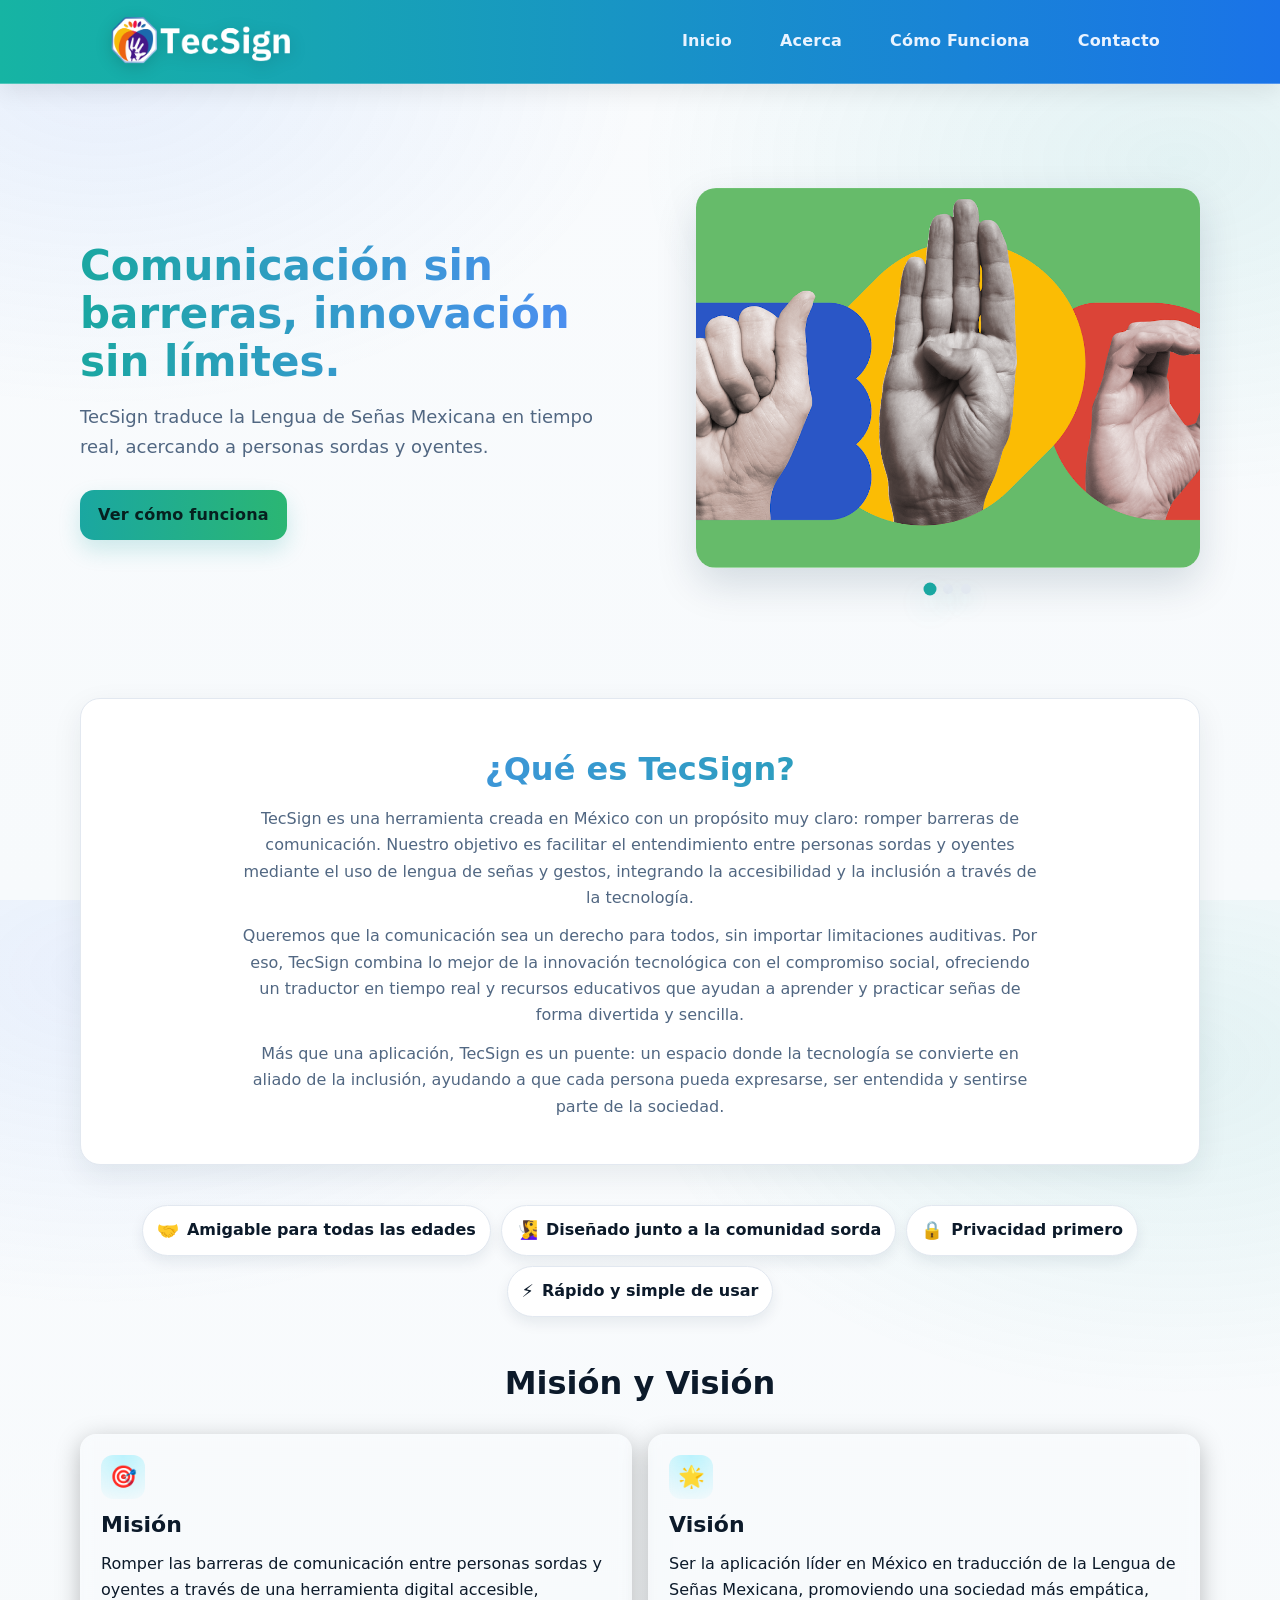
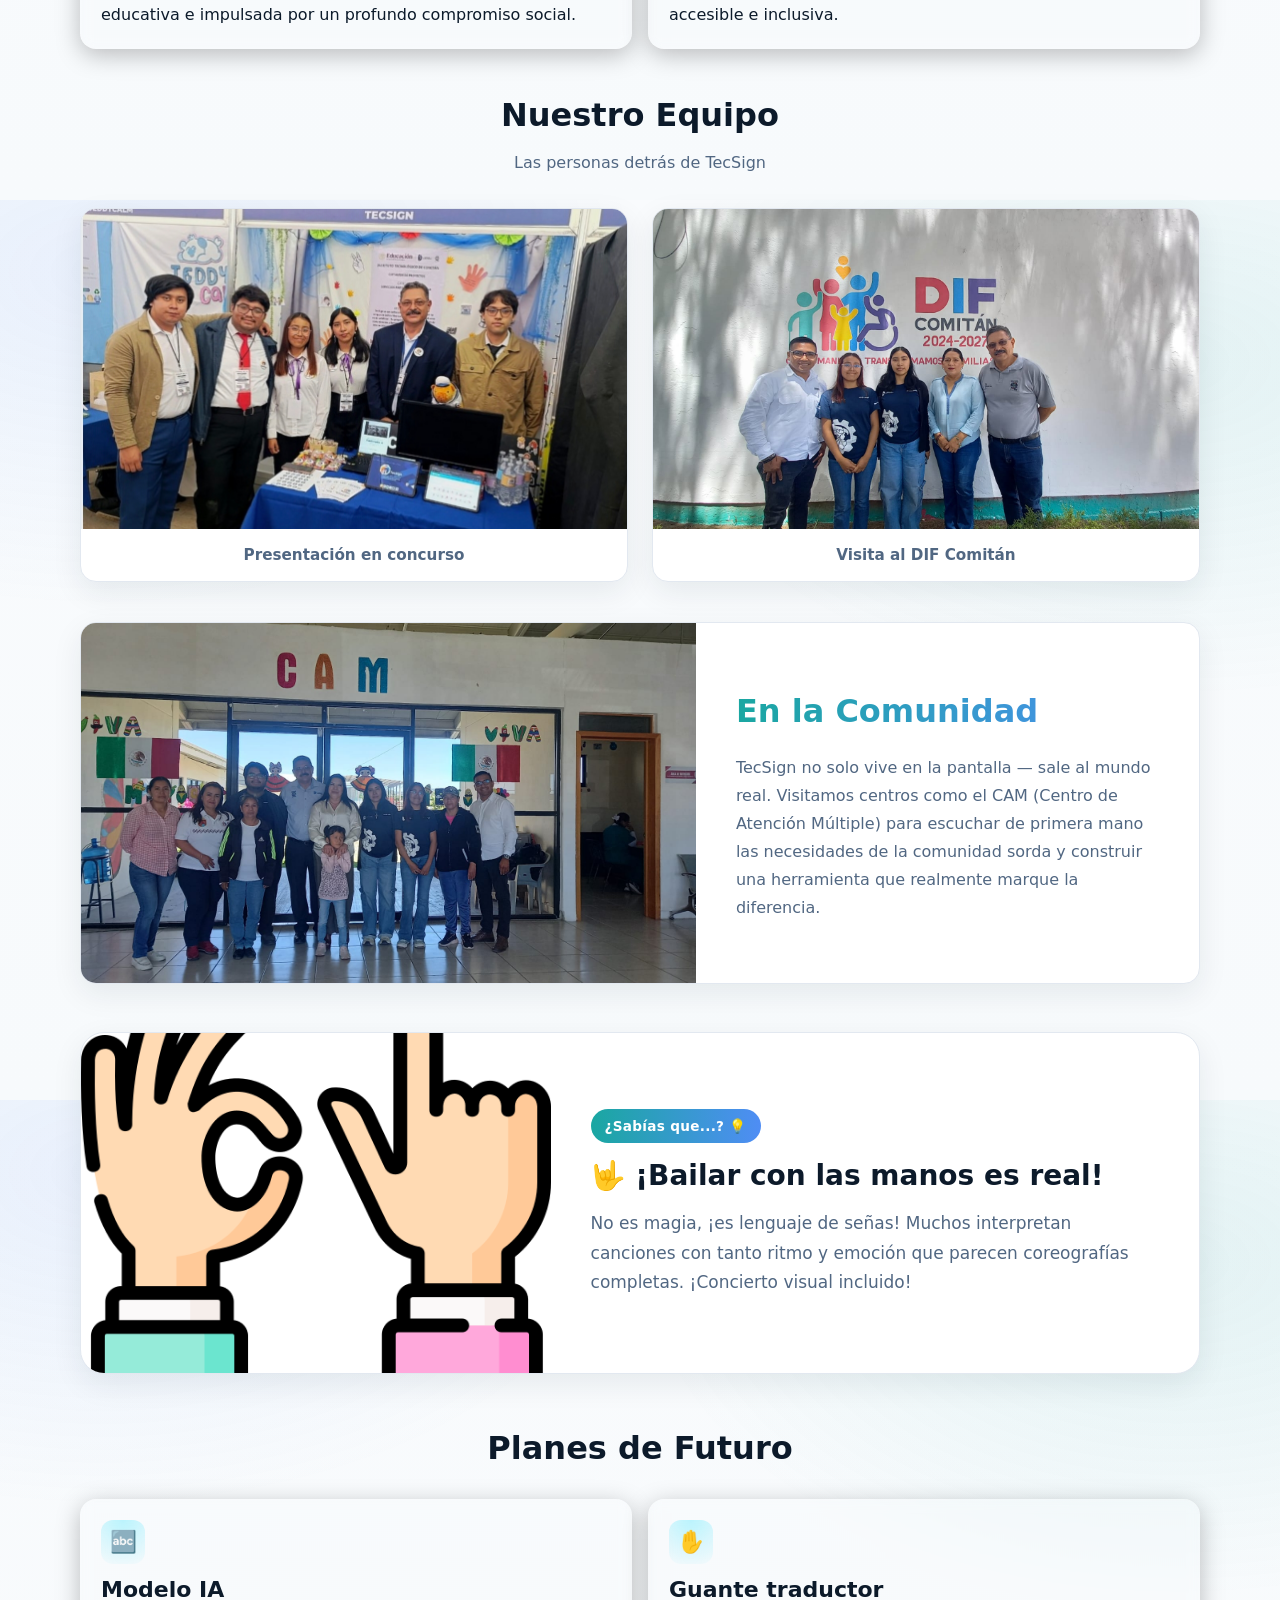
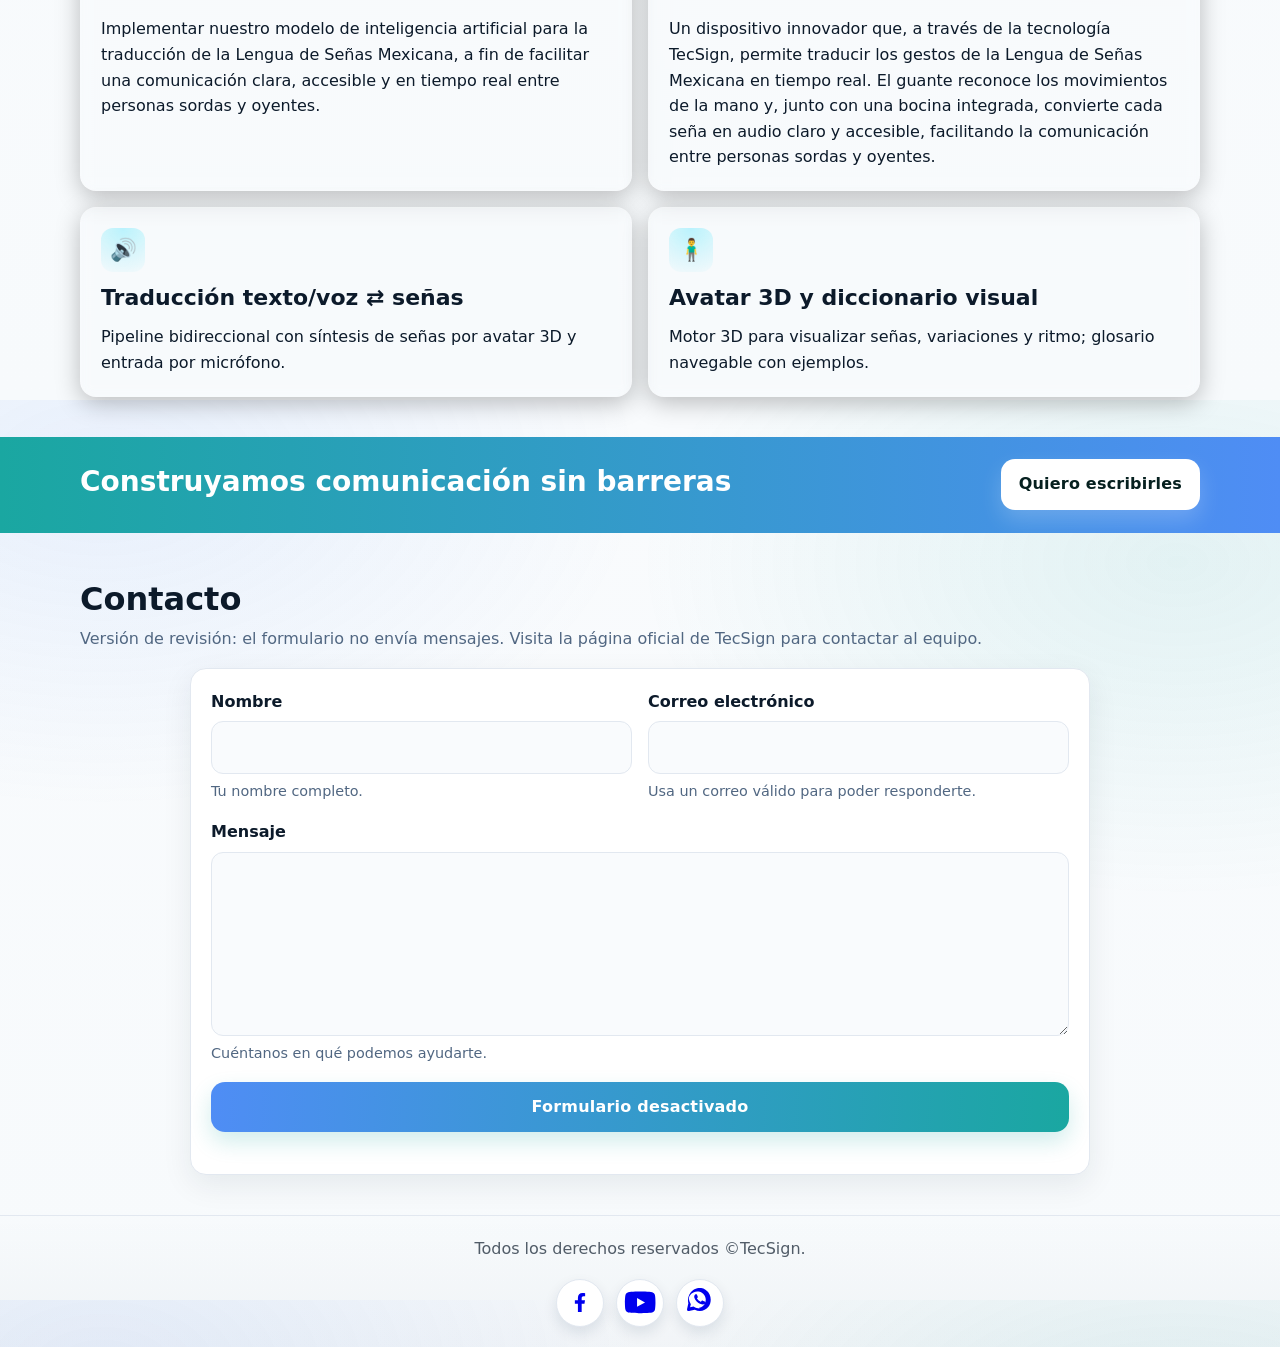
<file: index.html>
<!-- index.html -->
<!DOCTYPE html>
<html lang="es">
<head>
  <meta charset="UTF-8" />
  <meta name="viewport" content="width=device-width, initial-scale=1.0"/>
  <meta name="description" content="TecSign es un traductor de Lengua de Señas Mexicana en tiempo real. Comunicación sin barreras entre personas sordas y oyentes."/>
  <title>Traductor de Lenguaje de Señas — TecSign</title>
  <link rel="stylesheet" href="styles.css"/>
  <link href="https://fonts.googleapis.com/css2?family=Plus+Jakarta+Sans:wght@400;600;700;800&family=DM+Sans:wght@400;500;600&display=swap" rel="stylesheet"/>
  <link rel="shortcut icon" href="./logo_tecsign.png"/>
</head>
<body>
  <div class="contenido-principal">
    <!-- HEADER -->
    <header>
      <div class="menu-toggle" id="menu-toggle">
        <span></span><span></span><span></span>
      </div>
      <nav class="container">
        <a href="./index.html"><img src="./logobannerhtml22.png" alt="TecSign" class="logo"></a>
        <div class="nav" id="nav">
          <ul>
            <li><a href="./index.html">Inicio</a></li>
            <li><a href="#Acerca">Acerca</a></li>
            <li><a href="./comofunciona.html">Cómo Funciona</a></li>
            <li><a href="#contacto">Contacto</a></li>
          </ul>
        </div>
      </nav>
    </header>

    <!-- 1) HERO -->
<section class="section hero-nuevo">
  <div class="container">
    <div class="hero-wrap">

      <div class="hero-texto">
        <h2 id="hero-titulo">Comunicación sin barreras, innovación sin límites.</h2>
        <p class="lead" id="hero-desc">TecSign traduce la Lengua de Señas Mexicana en tiempo real, acercando a personas sordas y oyentes.</p>
        <a href="comofunciona.html" class="btn">Ver cómo funciona</a>
      </div>

       <div class="hero-imagen-wrap">
         <div class="hero-slider-box">
         <img id="hero-img" src="./image/ilustrativa.webp" alt="Ilustración TecSign">
  </div>
      <div class="hero-dots" id="hero-dots"></div>
</div>

    </div>
  </div>
</section>

    <!-- 2) ¿QUÉ ES TECSIGN? -->
    <section id="Acerca" class="section">
      <div class="container">
        <section class="quienes-somos">
          <h2>¿Qué es TecSign?</h2>
          <p>
            TecSign es una herramienta creada en México con un propósito muy claro: romper barreras de comunicación.
            Nuestro objetivo es facilitar el entendimiento entre personas sordas y oyentes mediante el uso de lengua de
            señas y gestos, integrando la accesibilidad y la inclusión a través de la tecnología.
          </p>
          <p>
            Queremos que la comunicación sea un derecho para todos, sin importar limitaciones auditivas. Por eso,
            TecSign combina lo mejor de la innovación tecnológica con el compromiso social, ofreciendo un traductor en
            tiempo real y recursos educativos que ayudan a aprender y practicar señas de forma divertida y sencilla.
          </p>
          <p>
            Más que una aplicación, TecSign es un puente: un espacio donde la tecnología se convierte en aliado de la
            inclusión, ayudando a que cada persona pueda expresarse, ser entendida y sentirse parte de la sociedad.
          </p>
        </section>
      </div>
    </section>

    <!-- 3) BENEFICIOS -->
    <section class="section beneficios">
      <div class="container">
        <ul class="pills" aria-label="Beneficios principales">
          <li class="pill"><span class="emoji" aria-hidden="true">🤝</span> Amigable para todas las edades</li>
          <li class="pill"><span class="emoji" aria-hidden="true">🧏‍♀️</span> Diseñado junto a la comunidad sorda</li>
          <li class="pill"><span class="emoji" aria-hidden="true">🔒</span> Privacidad primero</li>
          <li class="pill"><span class="emoji" aria-hidden="true">⚡</span> Rápido y simple de usar</li>
        </ul>
      </div>
    </section>

    <!-- 3.5) MISIÓN Y VISIÓN -->
    <section id="mvf" class="section mvf">
      <div class="container">
        <h2 class="title">Misión y Visión</h2>

        <div class="mvf-grid">
          <article class="mvf-card">
            <div class="mvf-icon" aria-hidden="true">🎯</div>
            <h3>Misión</h3>
            <p>
              Romper las barreras de comunicación entre personas sordas y oyentes a través de una herramienta digital accesible, 
              educativa e impulsada por un profundo compromiso social.
            </p> 
          </article>

          <article class="mvf-card">
            <div class="mvf-icon" aria-hidden="true">🌟</div>
            <h3>Visión</h3>
            <p>
              Ser la aplicación líder en México en traducción de la Lengua de Señas Mexicana, 
              promoviendo una sociedad más empática, accesible e inclusiva.
            </p>
          </article>
        </div>
      </div>
    </section>

    <!-- 3.7) EQUIPO -->
<section class="section equipo">
  <div class="container">
    <h2 class="title">Nuestro Equipo</h2>
    <p class="lead">Las personas detrás de TecSign</p>

    <div class="equipo-galeria">

      <div class="equipo-foto">
        <img src="./image/equipo.jpeg" alt="Equipo TecSign en presentación">
        <p>Presentación en concurso</p>
      </div>

      <div class="equipo-foto">
        <img src="./image/equipo2.jpeg" alt="Equipo TecSign en DIF Comitán">
        <p>Visita al DIF Comitán</p>
      </div>

    </div>
  </div>
</section>


<!-- 3.8) EN LA COMUNIDAD -->
<section class="section comunidad">
  <div class="container">
    <div class="comunidad-wrap">

      <div class="comunidad-foto">
        <img src="./image/dif.jpeg" alt="Visita al CAM Comitán">
      </div>

      <div class="comunidad-texto">
        <h2 class="title">En la Comunidad</h2>
        <p>
          TecSign no solo vive en la pantalla — sale al mundo real. 
          Visitamos centros como el CAM (Centro de Atención Múltiple) 
          para escuchar de primera mano las necesidades de la comunidad 
          sorda y construir una herramienta que realmente marque la diferencia.
        </p>
      </div>

    </div>
  </div>
</section>
    

    <!-- 4) ¿SABÍAS QUE…? -->
<section class="section sabias-section">
  <div class="container">
    <div class="sabias-card">

      <div class="sabias-img-wrap">
        <img src="./image/sabias.png" alt="Dato sobre inclusión y lengua de señas"
             alt="Dato sobre inclusión y lengua de señas">
      </div>

      <div class="sabias-contenido">
        <span class="sabias-badge">¿Sabías que...? 💡</span>
        <h2 id="curiosidad-titulo"></h2>
        <p id="curiosidad-texto"></p>
      </div>

    </div>
  </div>
</section>


    <!-- 3.6) PLANES DE FUTURO -->
<section id="roadmap" class="section roadmap">
  <div class="container">
    <h2 class="title">Planes de Futuro</h2>

    <div class="mvf-grid">
      <article class="mvf-card">
        <div class="mvf-icon" aria-hidden="true">🔤</div>
        <h3>Modelo IA</h3>
        <p>
          Implementar nuestro modelo de inteligencia artificial para la traducción de la Lengua de Señas Mexicana, 
          a fin de facilitar una comunicación clara, accesible y en tiempo real entre personas sordas y oyentes.
        </p>
      </article>

      <article class="mvf-card">
        <div class="mvf-icon" aria-hidden="true">✋</div>
        <h3>Guante traductor</h3>
        <p>
          Un dispositivo innovador que, a través de la tecnología TecSign, permite traducir los gestos de la Lengua de Señas Mexicana en tiempo real. 
          El guante reconoce los movimientos de la mano y, junto con una bocina integrada, convierte cada seña en audio claro y accesible, facilitando la comunicación entre personas sordas y oyentes.
        </p>
      </article>

      <article class="mvf-card">
        <div class="mvf-icon" aria-hidden="true">🔊</div>
        <h3>Traducción texto/voz ⇄ señas</h3>
        <p>
          Pipeline bidireccional con síntesis de señas por avatar 3D y entrada por micrófono.
        </p>
      </article>

      <article class="mvf-card">
        <div class="mvf-icon" aria-hidden="true">🧍‍♂️</div>
        <h3>Avatar 3D y diccionario visual</h3>
        <p>
          Motor 3D para visualizar señas, variaciones y ritmo; glosario navegable con ejemplos.
        </p>
      </article>

  
    </div>

    
  </div>
</section>

    <!-- 5) CTA FINAL -->
    <section class="section cta-banner" aria-label="Comienza ahora">
      <div class="container cta-wrap">
        <div>
          <h3>Construyamos comunicación sin barreras</h3>
        </div>
        <a class="btn" href="#contacto">Quiero escribirles</a>
      </div>
    </section>

    <!-- 6) CONTACTO -->
    <section id="contacto" class="section contacto">
      <div class="container">
        <h2 class="title">Contacto</h2>
        <p class="lead">Versión de revisión: el formulario no envía mensajes. Visita la página oficial de TecSign para contactar al equipo.</p>

        <form id="form-contacto" class="contacto-form"
              action="#" method="POST" novalidate>
          <input type="text" name="_gotcha" style="display:none" tabindex="-1" autocomplete="off"/>
          <input type="hidden" name="_subject" value="Nuevo mensaje desde TecSign"/>

          <div class="field">
            <label for="nombre">Nombre</label>
            <input id="nombre" name="nombre" type="text" autocomplete="name" required/>
            <small class="hint">Tu nombre completo.</small>
          </div>

          <div class="field">
            <label for="email">Correo electrónico</label>
            <input id="email" name="email" type="email" autocomplete="email" required/>
            <small class="hint">Usa un correo válido para poder responderte.</small>
          </div>

          <div class="field field--full">
            <label for="mensaje">Mensaje</label>
            <textarea id="mensaje" name="mensaje" rows="6" required></textarea>
            <small class="hint">Cuéntanos en qué podemos ayudarte.</small>
          </div>

          <button type="button" class="btn" id="btn-enviar" disabled aria-disabled="true">Formulario desactivado</button>
          <div id="estado-form" class="mensaje" aria-live="polite" role="status"></div>
        </form>
      </div>
    </section>

    <!-- SCRIPTS -->
    <script src="./js/curiosidad.js"></script>
    <script src="./boton.js"></script>

    <!-- Scroll spy -->
    <script>
    (function(){
      const links = Array.from(document.querySelectorAll('.nav a[href^="#"]'));
      const sections = links.map(a => document.querySelector(a.getAttribute('href'))).filter(Boolean);
      const opt = { rootMargin: '-55% 0px -40% 0px', threshold: 0 };
      const io = new IntersectionObserver((entries)=>{
        entries.forEach(entry=>{
          const id = '#' + entry.target.id;
          const link = links.find(a => a.getAttribute('href') === id);
          if(!link) return;
          if(entry.isIntersecting){
            links.forEach(a => a.classList.remove('is-active'));
            link.classList.add('is-active');
          }
        });
      }, opt);
      sections.forEach(sec => io.observe(sec));
    })();
    </script>
    <!-- Chatbase integrado desactivado en copia de revisión -->

  </div>

  <!-- FOOTER -->
  <footer>
    <p>Todos los derechos reservados ©TecSign.</p>
    <div class="redes-sociales">
      <ul class="wrapper">
        <a href="https://www.facebook.com/profile.php?id=61576667424867" target="_blank" rel="noopener">
          <li class="icon facebook">
            <span class="tooltip">Facebook</span>
            <svg viewBox="0 0 320 512" height="1.2em" fill="currentColor" xmlns="http://www.w3.org/2000/svg"><path d="M279.14 288l14.22-92.66h-88.91v-60.13c0-25.35 12.42-50.06 52.24-50.06h40.42V6.26S260.43 0 225.36 0c-73.22 0-121.08 44.38-121.08 124.72v70.62H22.89V288h81.39v224h100.17V288z"/></svg>
          </li>
        </a>
        <a href="https://www.youtube.com/@TecSing-g2r" target="_blank" rel="noopener">
          <li class="icon youtube">
            <span class="tooltip">YouTube</span>
            <svg xmlns="http://www.w3.org/2000/svg" height="1.8em" viewBox="0 0 576 512" fill="currentColor"><path d="M549.7 124.1c-6.3-23.8-24.9-42.4-48.6-48.7C456.5 64 288 64 288 64s-168.5 0-213.1 11.4c-23.7 6.3-42.3 24.9-48.6 48.7C16 168.6 16 256 16 256s0 87.4 10.3 131.9c6.3 23.8 24.9 42.4 48.6 48.7C119.5 448 288 448 288 448s168.5 0 213.1-11.4c23.7-6.3 42.3-24.9 48.6-48.7C560 343.4 560 256 560 256s0-87.4-10.3-131.9zM232 334V178l142 78-142 78z"/></svg>
          </li>
        </a>
        <a href="https://whatsapp.com/channel/0029Vb5Jsr3Id7nKVRnG9m41" target="_blank" rel="noopener">
          <li class="icon whatsapp">
            <span class="tooltip">WhatsApp</span>
            <svg xmlns="http://www.w3.org/2000/svg" height="1.8em" viewBox="0 0 448 512" fill="currentColor"><path d="M380.9 97.1C339-6.3 205.1-32 110.4 37.7 37.3 92.8 1.6 186.5 24.2 273.5L1.2 375.8c-4.6 20.6 14.2 38.8 34.4 34.4l102.3-23c85.9 43.4 188.6 20.2 243.7-53 69.7-94.7 44-228.6-34.7-289.1zM222.5 366c-35.3-1.4-70.1-12.2-99.3-30.9l-7.1-4.5-60.8 13.7 13-59.2-4.6-7.1c-18.3-28.5-28.5-61.2-28.5-94.7C35.2 121.6 124.1 33.1 229.2 68.5c59.2 19.5 102.4 75.2 104.4 137.2 1.8 59.4-30.5 114.2-83 137.4-10.9 4.9-22.3 8.1-34.2 9.5l-.1.1zm85.6-129.2c-4.6-2.3-27.3-13.5-31.6-15-4.2-1.5-7.3-2.3-10.4 2.3s-11.9 15-14.6 18.1c-2.7 3.1-5.4 3.5-10 1.2-27.2-13.6-44.9-24.4-63.2-55.2-4.8-8.2 4.8-7.6 13.8-25.2 1.5-3.1.8-5.8-.4-8.1s-10.4-25.2-14.3-34.6c-3.8-9.4-7.7-8.1-10.4-8.3-2.7-.1-5.9-.2-9.1-.2s-8.3 1.2-12.7 5.8c-4.4 4.6-16.8 16.4-16.8 40.1s17.2 46.6 19.6 49.8c2.4 3.1 33.8 51.8 82.2 72.6 11.5 5 20.5 7.9 27.5 10.1 11.6 3.7 22.1 3.2 30.5 1.9 9.3-1.4 27.9-11.4 31.8-22.5 3.9-11.1 3.9-20.6 2.7-22.5-1.2-1.9-4.2-3.1-8.8-5.4z"/></svg>
          </li>
        </a>
      </ul>
    </div>
  </footer>
</body>
</html>
</file>
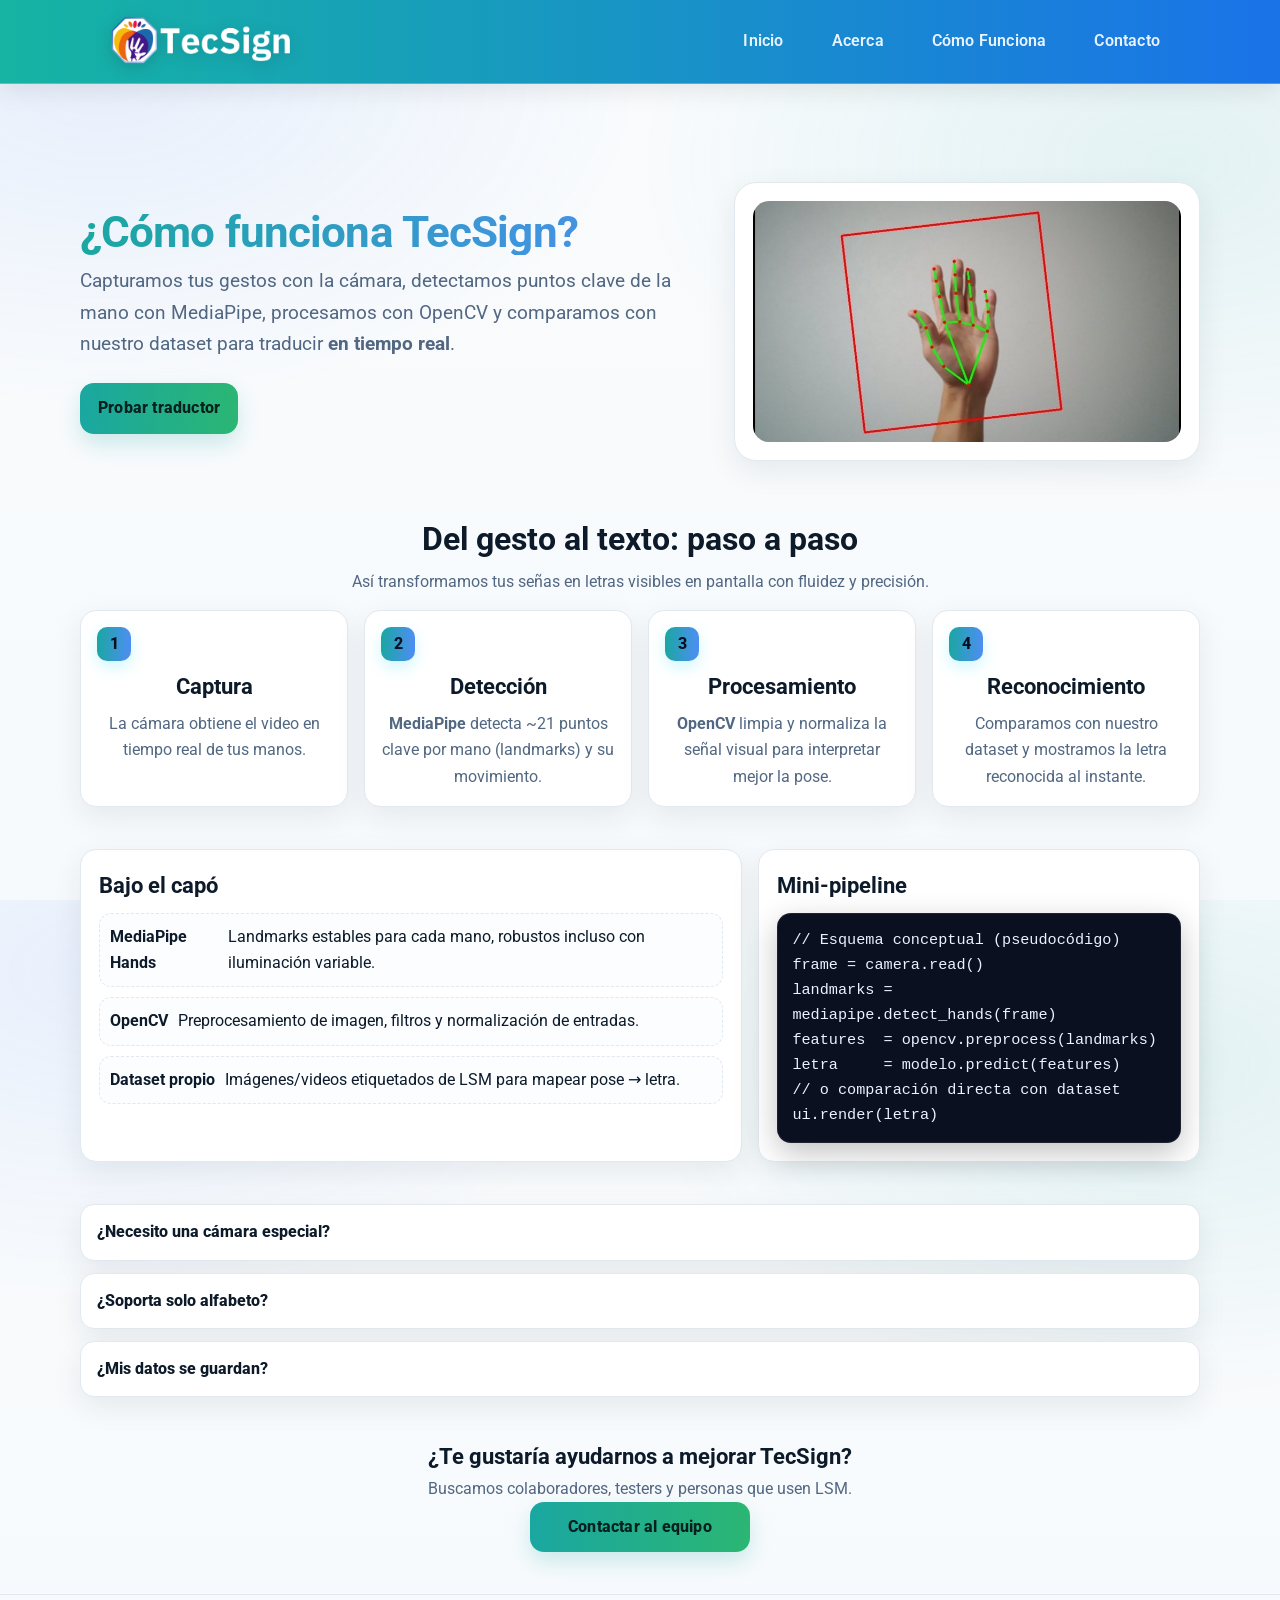
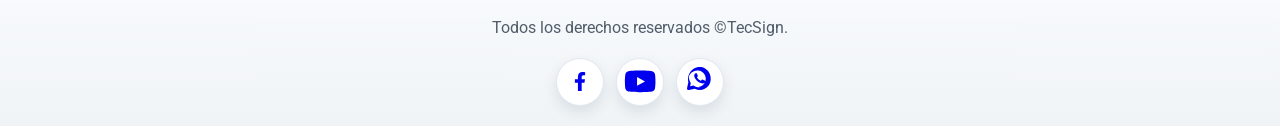
<file: comofunciona.html>
<!DOCTYPE html>
<html lang="es">

<head>
  <meta charset="UTF-8">
  <meta name="viewport" content="width=device-width, initial-scale=1.0">
  <title>Como Funciona - TecSign</title>
  <link rel="stylesheet" href="./css/comofunciona.css">
  <link href="https://fonts.googleapis.com/css2?family=Roboto:wght@400;700&display=swap" rel="stylesheet">
  <link rel="shortcut icon" href="./logo_tecsign.png" />
</head>

<body data-page="comofunciona">
  <div class="contenido-principal">

    <header>
      <div class="menu-toggle" id="menu-toggle">
        <span></span>
        <span></span>
        <span></span>
      </div>
    
      <nav>
        <a href="./index.html"><img src="./logobannerhtml22.png" alt="Mi logo" class="logo"></a>
        <div class="nav" id="nav">
          <ul>      
            <li><a href="./index.html">Inicio</a></li>
            <li><a href="./index.html#Acerca">Acerca</a></li>
            <li><a href="./comofunciona.html">Cómo Funciona</a></li>
            <li><a href="./index.html#contacto">Contacto</a></li>
          </ul>
        </div>
      </nav>
    </header>

  <main>



<!-- HERO -->
<section class="section hero-cf">
  <div class="container wrap">
    <div>
      <h1 class="hero-title">¿Cómo funciona TecSign?</h1>
      <p class="hero-lead">
        Capturamos tus gestos con la cámara, detectamos puntos clave de la mano con MediaPipe,
        procesamos con OpenCV y comparamos con nuestro dataset para traducir <strong>en tiempo real</strong>.
      </p>
      <div class="hero-actions">
        <a href="./deteccion.html" class="btn">Probar traductor</a>
      </div>
    </div>

    <!-- Mock del dispositivo -->
    <figure class="device">
      <div class="screen">
        <img src="./image/mediapipe.png" alt="Detección de manos con MediaPipe">
      </div>
    </figure>
  </div>
</section>

<!-- PASOS DEL PROCESO -->
<section class="section proceso">
  <div class="container center">
    <h2 class="title">Del gesto al texto: paso a paso</h2>
    <p class="intro">
      Así transformamos tus señas en letras visibles en pantalla con fluidez y precisión.
    </p>

    <div class="steps">
      <article class="step">
        <div class="num">1</div>
        <h3>Captura</h3>
        <p>La cámara obtiene el video en tiempo real de tus manos.</p>
      </article>
      <article class="step">
        <div class="num">2</div>
        <h3>Detección</h3>
        <p><strong>MediaPipe</strong> detecta ~21 puntos clave por mano (landmarks) y su movimiento.</p>
      </article>
      <article class="step">
        <div class="num">3</div>
        <h3>Procesamiento</h3>
        <p><strong>OpenCV</strong> limpia y normaliza la señal visual para interpretar mejor la pose.</p>
      </article>
      <article class="step">
        <div class="num">4</div>
        <h3>Reconocimiento</h3>
        <p>Comparamos con nuestro dataset y mostramos la letra reconocida al instante.</p>
      </article>
    </div>
  </div>
</section>

<!-- BAJO EL CAPÓ -->
<section class="section">
  <div class="container stack">
    <div class="panel">
      <h3>Bajo el capó</h3>
      <div class="list">
        <div class="item">
          <strong>MediaPipe Hands</strong>
          <span>Landmarks estables para cada mano, robustos incluso con iluminación variable.</span>
        </div>
        <div class="item">
          <strong>OpenCV</strong>
          <span>Preprocesamiento de imagen, filtros y normalización de entradas.</span>
        </div>
        <div class="item">
          <strong>Dataset propio</strong>
          <span>Imágenes/videos etiquetados de LSM para mapear pose → letra.</span>
        </div>
      </div>
    </div>

    <div class="panel">
      <h3>Mini-pipeline</h3>
      <pre><code>// Esquema conceptual (pseudocódigo)
frame = camera.read()
landmarks = mediapipe.detect_hands(frame)
features  = opencv.preprocess(landmarks)
letra     = modelo.predict(features)   // o comparación directa con dataset
ui.render(letra)
</code></pre>
    </div>
  </div>
</section>

<!-- FAQ -->
<section class="section">
  <div class="container faq">
    <details class="q">
      <summary>¿Necesito una cámara especial?</summary>
      <p>No, con la cámara web estándar funciona sin problema. En móvil también es posible usar tanto la cámara frontal como la trasera. El sistema está pensado para adaptarse a dispositivos comunes, sin necesidad de equipos especializados.</p>
    </details>
    <details class="q">
      <summary>¿Soporta solo alfabeto?</summary>
      <p>Pedimos disculpas: de momento nuestro proyecto se encuentra en una fase pre-beta, y por ahora nuestra base de datos (dataset) trabaja únicamente con el abecedario. Esto se debe a que estamos mejorando el modelo de detección y predicción con inteligencia artificial para garantizar precisión y estabilidad. Una vez logrado ese nivel, daremos el salto hacia la detección de gestos completos y señas básicas de la Lengua de Señas.</p>
    </details>
    <details class="q">
      <summary>¿Mis datos se guardan?</summary>
      <p>Todo el procesamiento se realiza de manera local, respetando la privacidad del usuario en todo momento. Tanto el software de PC como la app móvil funcionan completamente en el dispositivo del usuario. Únicamente la versión demostrativa, disponible en línea, procesa temporalmente los datos, siempre de forma anónima y opcional.</p>
    </details>
  </div>
</section>

<!-- CTA -->
<section class="section cta">
  <div class="container">
    <h3 class="center">¿Te gustaría ayudarnos a mejorar TecSign?</h3>
    <p class="lead center">Buscamos colaboradores, testers y personas que usen LSM.</p>
    <a href="./index.html#contacto" class="btn">Contactar al equipo</a>
  </div>
</section>

  </main>

  <footer>
    <p>Todos los derechos reservados ©TecSign.</p>


<!-- From Uiverse.io by escannord --> 
      <div class="redes-sociales">
      <ul class="wrapper">
        <a href="https://www.facebook.com/profile.php?id=61576667424867" target="_blank">
          <li class="icon facebook">
            <span class="tooltip">Facebook</span>
            <svg viewBox="0 0 320 512" height="1.2em" fill="currentColor" xmlns="http://www.w3.org/2000/svg">
              <path d="M279.14 288l14.22-92.66h-88.91v-60.13c0-25.35 12.42-50.06 52.24-50.06h40.42V6.26S260.43 0 225.36 0c-73.22 0-121.08 44.38-121.08 124.72v70.62H22.89V288h81.39v224h100.17V288z"></path>
            </svg>
          </li>
        </a>

        <a href="https://www.youtube.com/@TecSing-g2r" target="_blank">
          <li class="icon youtube">
            <span class="tooltip">YouTube</span>
            <svg xmlns="http://www.w3.org/2000/svg" height="1.8em" viewBox="0 0 576 512" fill="currentColor">
              <path d="M549.7 124.1c-6.3-23.8-24.9-42.4-48.6-48.7C456.5 64 288 64 288 64s-168.5 0-213.1 11.4c-23.7 6.3-42.3 24.9-48.6 48.7C16 168.6 16 256 16 256s0 87.4 10.3 131.9c6.3 23.8 24.9 42.4 48.6 48.7C119.5 448 288 448 288 448s168.5 0 213.1-11.4c23.7-6.3 42.3-24.9 48.6-48.7C560 343.4 560 256 560 256s0-87.4-10.3-131.9zM232 334V178l142 78-142 78z"/>
            </svg>
          </li>
        </a>

        <a href="https://whatsapp.com/channel/0029Vb5Jsr3Id7nKVRnG9m41" target="_blank">
          <li class="icon whatsapp">
            <span class="tooltip">WhatsApp</span>
            <svg xmlns="http://www.w3.org/2000/svg" height="1.8em" viewBox="0 0 448 512" fill="currentColor">
              <path d="M380.9 97.1C339-6.3 205.1-32 110.4 37.7 37.3 92.8 1.6 186.5 24.2 273.5L1.2 375.8c-4.6 20.6 14.2 38.8 34.4 34.4l102.3-23c85.9 43.4 188.6 20.2 243.7-53 69.7-94.7 44-228.6-34.7-289.1zM222.5 366c-35.3-1.4-70.1-12.2-99.3-30.9l-7.1-4.5-60.8 13.7 13-59.2-4.6-7.1c-18.3-28.5-28.5-61.2-28.5-94.7C35.2 121.6 124.1 33.1 229.2 68.5c59.2 19.5 102.4 75.2 104.4 137.2 1.8 59.4-30.5 114.2-83 137.4-10.9 4.9-22.3 8.1-34.2 9.5l-.1.1zm85.6-129.2c-4.6-2.3-27.3-13.5-31.6-15-4.2-1.5-7.3-2.3-10.4 2.3s-11.9 15-14.6 18.1c-2.7 3.1-5.4 3.5-10 1.2-27.2-13.6-44.9-24.4-63.2-55.2-4.8-8.2 4.8-7.6 13.8-25.2 1.5-3.1.8-5.8-.4-8.1s-10.4-25.2-14.3-34.6c-3.8-9.4-7.7-8.1-10.4-8.3-2.7-.1-5.9-.2-9.1-.2s-8.3 1.2-12.7 5.8c-4.4 4.6-16.8 16.4-16.8 40.1s17.2 46.6 19.6 49.8c2.4 3.1 33.8 51.8 82.2 72.6 11.5 5 20.5 7.9 27.5 10.1 11.6 3.7 22.1 3.2 30.5 1.9 9.3-1.4 27.9-11.4 31.8-22.5 3.9-11.1 3.9-20.6 2.7-22.5-1.2-1.9-4.2-3.1-8.8-5.4z"/>
            </svg>
          </li>
        </a>
      </ul>
      </div>

    
  </footer>

  <script src="./boton.js"></script>
    <!-- Chatbase integrado desactivado en copia de revisión -->


</body>

</html>
</file>
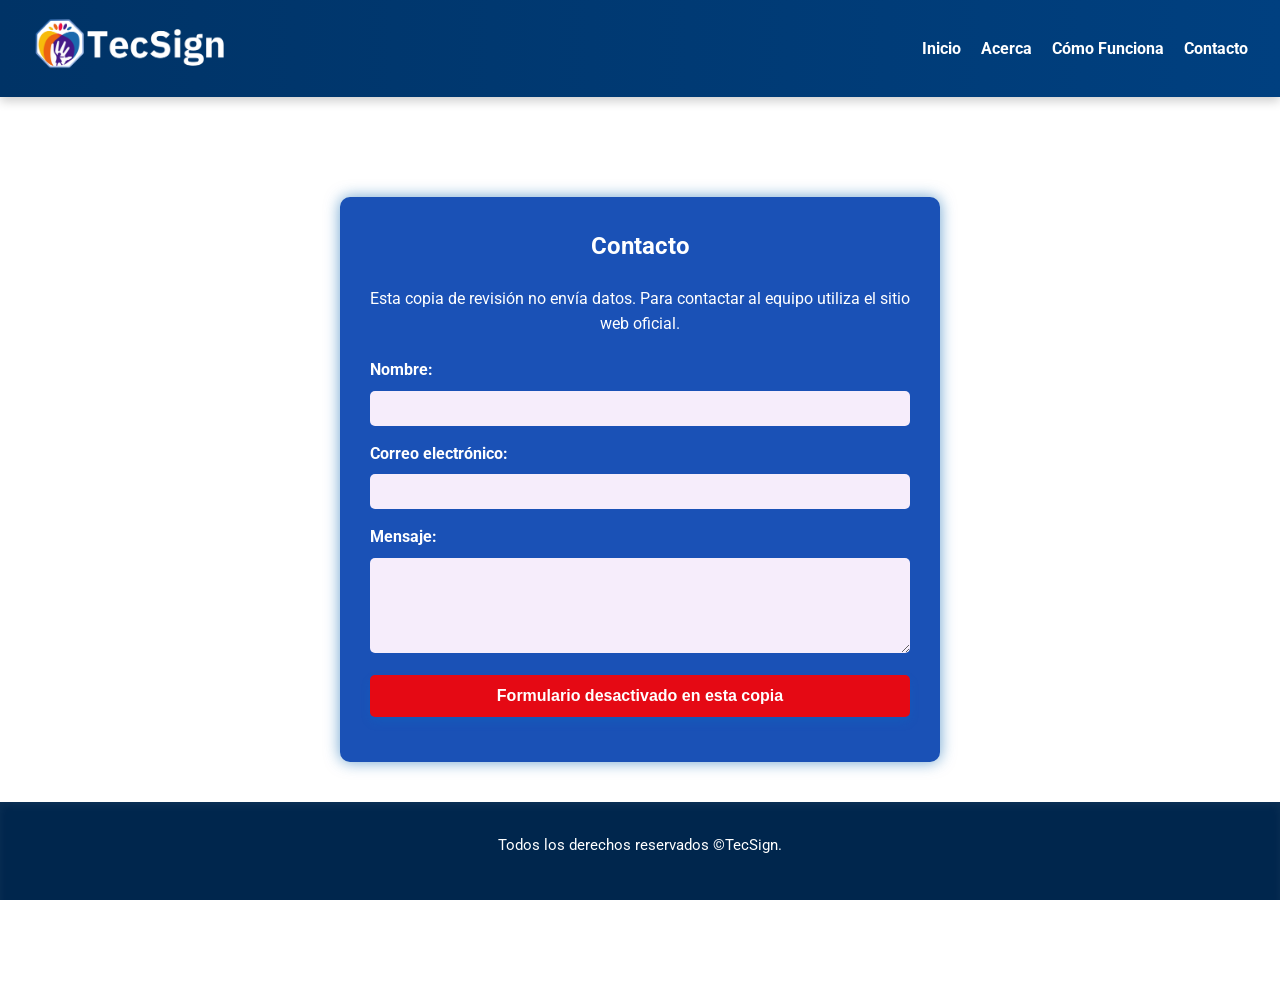
<file: contacto.html>
<!DOCTYPE html>
<html lang="es">

<head>
  <meta charset="UTF-8">
  <meta name="viewport" content="width=device-width, initial-scale=1.0">
  <title>Traductor de Lenguaje de Señas</title>
  <link rel="stylesheet" href="./css/contacto.css">
  <link href="https://fonts.googleapis.com/css2?family=Roboto:wght@400;700&display=swap" rel="stylesheet">
    <style>
    .contact-container {
      max-width: 600px;
      margin: 100px auto 40px;
      background-color: #1a51b6;
      padding: 30px;
      border-radius: 10px;
      box-shadow: 0 0 15px #0964af99;
    }

    .contact-container h2 {
      color: #ffffff;
      margin-bottom: 20px;
      text-align: center;
    }

    .contact-container p {
      color: #ffffff;
      margin-bottom: 20px;
      text-align: center;
    }

    .contact-container label {
      display: block;
      margin-bottom: 8px;
      font-weight: bold;
      color: #ffffff;
    }

    .contact-container input,
    .contact-container textarea {
      width: 100%;
      padding: 10px;
      border: none;
      border-radius: 5px;
      margin-bottom: 15px;
      background-color: #f6edfb;
      color: #000000;
    }

    .contact-container button {
      background-color: #e50914;
      color: #fff;
      border: none;
      padding: 12px 20px;
      font-size: 16px;
      border-radius: 5px;
      cursor: pointer;
      width: 100%;
    }

    .contact-container button:hover {
      background-color: #b00610;
    }

    .mensaje {
      margin-top: 15px;
      text-align: center;
      font-weight: bold;
    }

    .mensaje.exito {
      color: #00ff88;
    }

    .mensaje.error {
      color: #ff4d4d;
    }
  </style>
  <link rel="shortcut icon" href="./logo_tecsign.png" />
</head>

<body>
  <div class="contenido-principal">
    <header>

      <div class="menu-toggle" id="menu-toggle">
        <span></span>
        <span></span>
        <span></span>
      </div>

      <nav>

        <a href="./index.html"><img src="./logobannerhtml22.png" alt="Mi logo" class="logo"></a>
        <div class="nav" id="nav">
          <ul>
            <li><a href="./index.html">Inicio</a></li>
            <li><a href="#Acerca">Acerca</a></li>
            <li><a href="./comofunciona.html">Cómo Funciona</a></li>
            <li><a href="./contacto.html">Contacto</a></li>
          </ul>
        </div>
      </nav>

    </header>




  <main>
    <div class="contact-container">
       <h2>Contacto</h2>
      <p>Esta copia de revisión no envía datos. Para contactar al equipo utiliza el sitio web oficial.</p>
      <form id="formulario-contacto" action="#">
        <label for="nombre">Nombre:</label>
        <input type="text" name="nombre" id="nombre" required />

        <label for="email">Correo electrónico:</label>
        <input type="email" name="email" id="email" required />

        <label for="mensaje">Mensaje:</label>
        <textarea name="mensaje" id="mensaje" rows="5" required></textarea>

        <button type="button" disabled aria-disabled="true">Formulario desactivado en esta copia</button>
        <div id="mensaje-envio" class="mensaje"></div>
      </form>
    </div>
  </main>

  <script src="./boton.js"></script>
  <!-- Integración Formspree desactivada en esta copia de revisión. -->
    <!-- Chatbase integrado desactivado en copia de revisión -->






  </div>

  <footer>
    <p>Todos los derechos reservados ©TecSign.</p>


<!-- From Uiverse.io by escannord -->
      <div class="redes-sociales">
      <ul class="wrapper">
        <a href="https://www.facebook.com/profile.php?id=61576667424867" target="_blank">
          <li class="icon facebook">
            <span class="tooltip">Facebook</span>
            <svg viewBox="0 0 320 512" height="1.2em" fill="currentColor" xmlns="http://www.w3.org/2000/svg">
              <path d="M279.14 288l14.22-92.66h-88.91v-60.13c0-25.35 12.42-50.06 52.24-50.06h40.42V6.26S260.43 0 225.36 0c-73.22 0-121.08 44.38-121.08 124.72v70.62H22.89V288h81.39v224h100.17V288z"></path>
            </svg>
          </li>
        </a>

        <a href="https://www.youtube.com/@TecSing-g2r" target="_blank">
          <li class="icon youtube">
            <span class="tooltip">YouTube</span>
            <svg xmlns="http://www.w3.org/2000/svg" height="1.8em" viewBox="0 0 576 512" fill="currentColor">
              <path d="M549.7 124.1c-6.3-23.8-24.9-42.4-48.6-48.7C456.5 64 288 64 288 64s-168.5 0-213.1 11.4c-23.7 6.3-42.3 24.9-48.6 48.7C16 168.6 16 256 16 256s0 87.4 10.3 131.9c6.3 23.8 24.9 42.4 48.6 48.7C119.5 448 288 448 288 448s168.5 0 213.1-11.4c23.7-6.3 42.3-24.9 48.6-48.7C560 343.4 560 256 560 256s0-87.4-10.3-131.9zM232 334V178l142 78-142 78z"/>
            </svg>
          </li>
        </a>

        <a href="https://whatsapp.com/channel/0029Vb5Jsr3Id7nKVRnG9m41" target="_blank">
          <li class="icon whatsapp">
            <span class="tooltip">WhatsApp</span>
            <svg xmlns="http://www.w3.org/2000/svg" height="1.8em" viewBox="0 0 448 512" fill="currentColor">
              <path d="M380.9 97.1C339-6.3 205.1-32 110.4 37.7 37.3 92.8 1.6 186.5 24.2 273.5L1.2 375.8c-4.6 20.6 14.2 38.8 34.4 34.4l102.3-23c85.9 43.4 188.6 20.2 243.7-53 69.7-94.7 44-228.6-34.7-289.1zM222.5 366c-35.3-1.4-70.1-12.2-99.3-30.9l-7.1-4.5-60.8 13.7 13-59.2-4.6-7.1c-18.3-28.5-28.5-61.2-28.5-94.7C35.2 121.6 124.1 33.1 229.2 68.5c59.2 19.5 102.4 75.2 104.4 137.2 1.8 59.4-30.5 114.2-83 137.4-10.9 4.9-22.3 8.1-34.2 9.5l-.1.1zm85.6-129.2c-4.6-2.3-27.3-13.5-31.6-15-4.2-1.5-7.3-2.3-10.4 2.3s-11.9 15-14.6 18.1c-2.7 3.1-5.4 3.5-10 1.2-27.2-13.6-44.9-24.4-63.2-55.2-4.8-8.2 4.8-7.6 13.8-25.2 1.5-3.1.8-5.8-.4-8.1s-10.4-25.2-14.3-34.6c-3.8-9.4-7.7-8.1-10.4-8.3-2.7-.1-5.9-.2-9.1-.2s-8.3 1.2-12.7 5.8c-4.4 4.6-16.8 16.4-16.8 40.1s17.2 46.6 19.6 49.8c2.4 3.1 33.8 51.8 82.2 72.6 11.5 5 20.5 7.9 27.5 10.1 11.6 3.7 22.1 3.2 30.5 1.9 9.3-1.4 27.9-11.4 31.8-22.5 3.9-11.1 3.9-20.6 2.7-22.5-1.2-1.9-4.2-3.1-8.8-5.4z"/>
            </svg>
          </li>
        </a>
      </ul>
      </div>

  </footer>


</body>

</html>
</file>
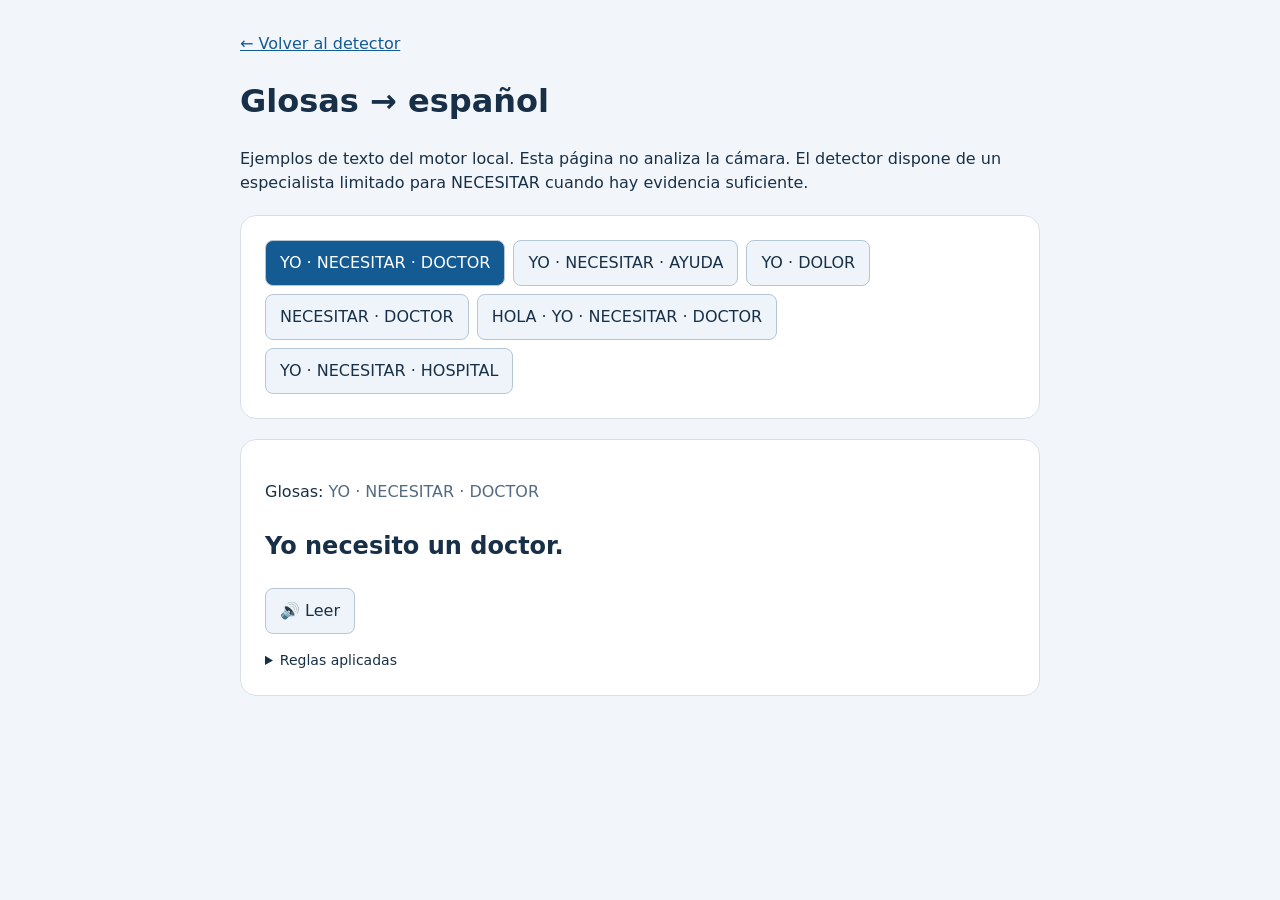
<file: demo-glosas.html>
<!doctype html>
<html lang="es">
<head>
  <meta charset="utf-8"><meta name="viewport" content="width=device-width,initial-scale=1">
  <title>TecSign · Ejemplos de interpretación</title>
  <style>
    *{box-sizing:border-box}body{margin:0;padding:32px 16px;font:16px/1.5 system-ui,sans-serif;color:#183047;background:#f2f6fa}
    main{max-width:800px;margin:auto}h1{font-size:clamp(1.5rem,4vw,2rem)}a{color:#145b94}
    .card{padding:24px;background:white;border:1px solid #d6e0e9;border-radius:16px;margin:20px 0}
    #examples{display:flex;flex-wrap:wrap;gap:8px}button{font:inherit;padding:10px 14px;background:#eef4fa;color:#183047;border:1px solid #b5c6d5;border-radius:8px;cursor:pointer;overflow-wrap:anywhere;max-width:100%}
    button:focus-visible{outline:3px solid #3486cc;outline-offset:2px}button[aria-pressed=true]{background:#145b94;color:white}
    #translation{font-size:1.5rem;font-weight:600}#glosses{color:#536b80}p{overflow-wrap:anywhere}details{font-size:14px}
    @media(max-width:480px){body{padding:20px 12px}.card{padding:16px}}
  </style>
</head>
<body><main>
  <a href="deteccion.html">← Volver al detector</a>
  <h1>Glosas → español</h1>
  <p>Ejemplos de texto del motor local. Esta página no analiza la cámara. El detector dispone de un especialista limitado para NECESITAR cuando hay evidencia suficiente.</p>
  <section class="card"><div id="examples" aria-label="Ejemplos de glosas"></div></section>
  <section class="card" aria-live="polite">
    <p>Glosas: <span id="glosses"></span></p>
    <p id="translation"></p>
    <button id="speak" type="button" aria-label="Leer interpretación">🔊 Leer</button>
    <p id="voice-status"></p>
    <details><summary>Reglas aplicadas</summary><p id="assumptions"></p></details>
  </section>
</main><script type="module">
  import {interpretConfirmedGlosses} from './js/ai/gloss-language-engine.js';
  import {DEMO_EXAMPLES} from './js/ai/gloss-language-examples.js';
  import {createSpanishSpeech} from './js/spanish-speech.js';
  const speech=createSpanishSpeech();let interpretation='';
  const examples=document.getElementById('examples');
  function render(row){
    const result=interpretConfirmedGlosses(row.glosses);interpretation=result.text || '';
    document.getElementById('glosses').textContent=row.glosses.join(' · ');
    document.getElementById('translation').textContent=interpretation;
    document.getElementById('assumptions').textContent=result.assumptions.join(' ');
    for(const button of examples.children)button.setAttribute('aria-pressed',String(button.textContent===row.glosses.join(' · ')));
    document.body.dataset.ready='true';
  }
  for(const row of DEMO_EXAMPLES){
    const button=document.createElement('button');button.type='button';button.textContent=row.glosses.join(' · ');
    button.addEventListener('click',()=>render(row));examples.append(button);
  }
  document.getElementById('speak').addEventListener('click',()=>{
    if(!('speechSynthesis' in window)){document.getElementById('voice-status').textContent='La voz no está disponible en este navegador.';return;}
    speech.speak(interpretation);
  });render(DEMO_EXAMPLES[0]);
</script></body></html>
</file>
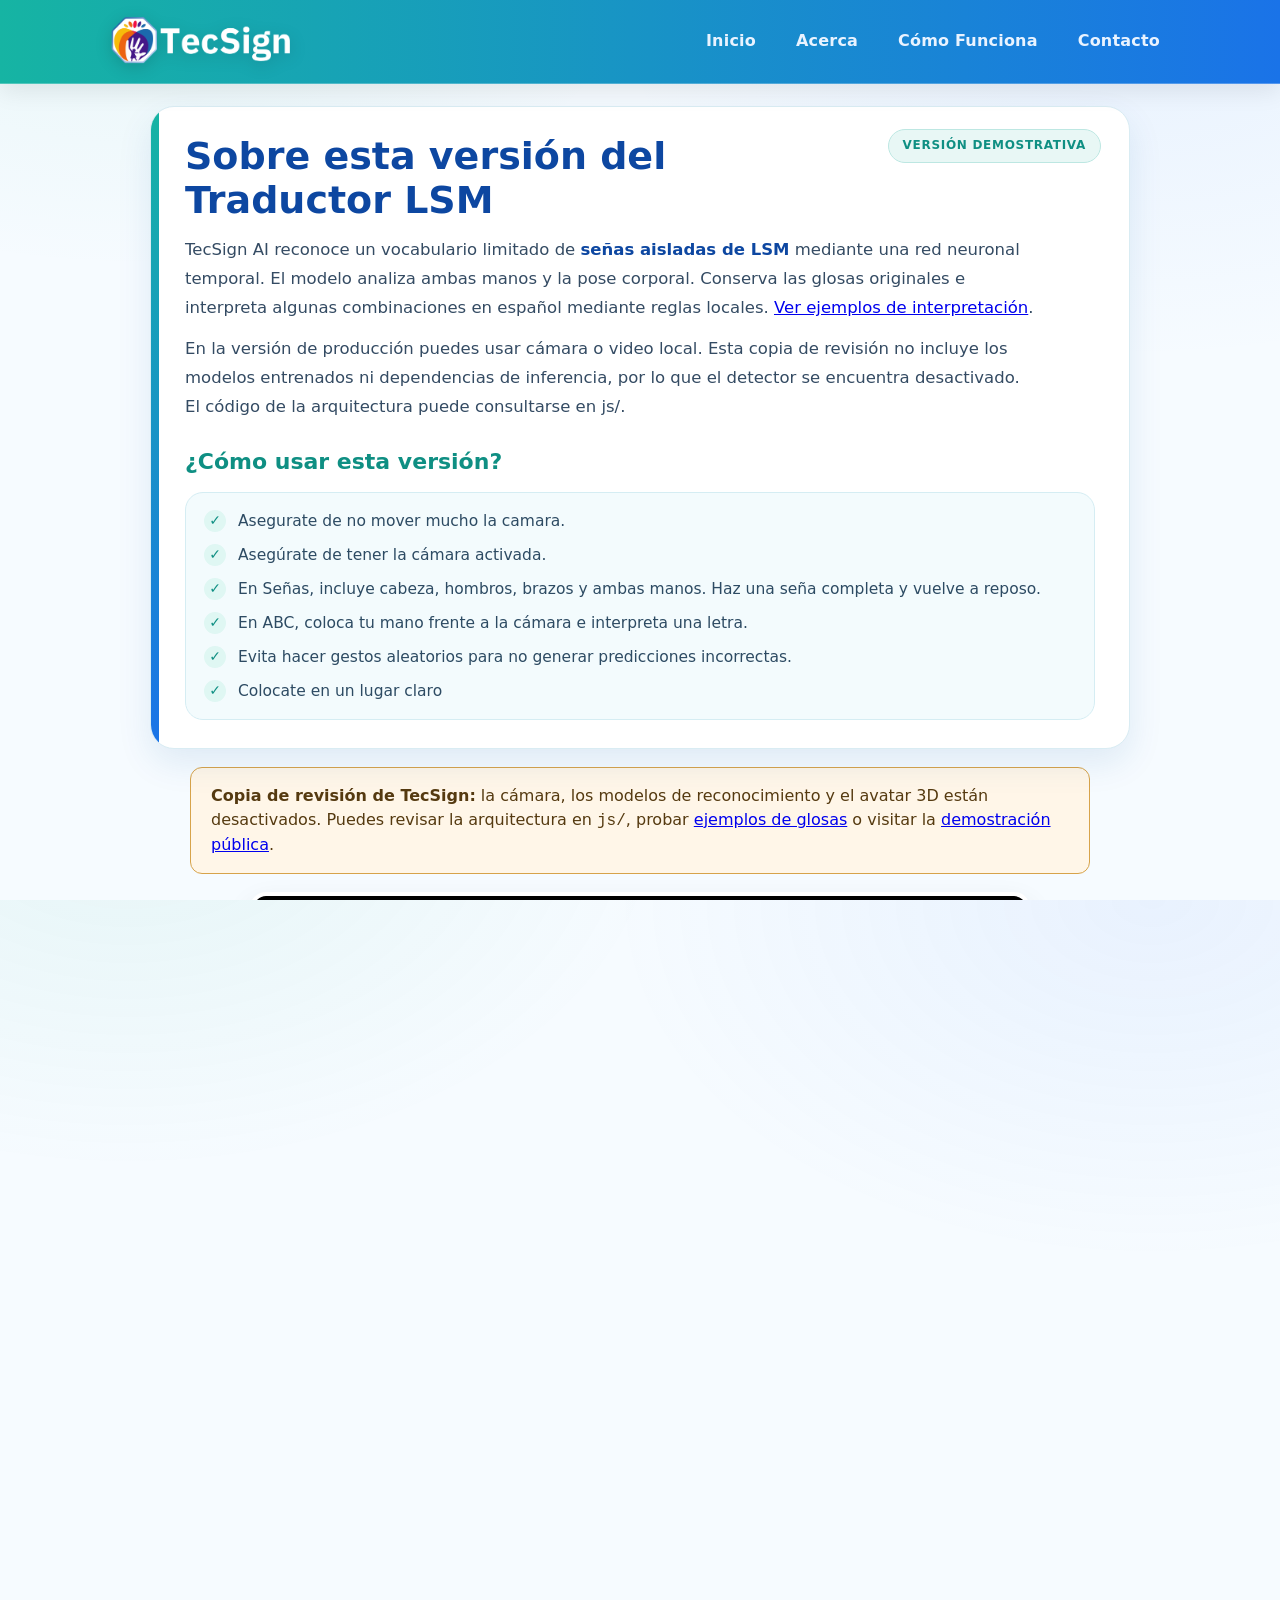
<file: deteccion.html>
<!DOCTYPE html>
<html lang="es" class="pagina-deteccion">
<head>
  <meta charset="UTF-8" />
  <meta name="viewport" content="width=device-width, initial-scale=1.0"/>
  <title>TecSign | Detección de Manos</title>
  <link rel="stylesheet" href="./css/traductor.css" /> <!-- Sube un nivel desde Eleccion -->
  <link rel="shortcut icon" href="./logo_tecsign.png" />
  <link rel="stylesheet" href="./css/ai-status.css" />
  <style>
    /* Avatar 3D Babylon.js: hace que el canvas llene el contenedor .avatar-wrap.
       Si ya tienes estilos para .avatar-wrap en traductor.css, puedes mover esto ahí. */
    #avatar-canvas {
      width: 100%;
      height: 100%;
      display: block;
      outline: none;
      touch-action: none;
      background: transparent;
    }

    /* Contenedor del avatar: necesita position relative para el botón y
       la transición para cuando se agranda. */
    .avatar-wrap,
    #avatar-wrap {
      position: relative;
      transition: all .25s ease;
      background-image: url('./image/classroom-bg.svg') !important;
      background-color: transparent !important;
      background-size: cover !important;
      background-position: center !important;
      border-radius: 14px;
      overflow: hidden;
      /* Rectángulo vertical: aprovecha el espacio de arriba/abajo del panel
         en vez de quedar cuadrado. Ajusta estos valores a tu gusto. */
      height: min(62vh, 560px) !important;
      min-height: 420px !important;
    }

    #avatar-expand-btn {
      position: absolute;
      top: 8px;
      right: 8px;
      width: 34px;
      height: 34px;
      border: none;
      border-radius: 8px;
      background: rgba(0, 0, 0, .55);
      color: #fff;
      font-size: 16px;
      cursor: pointer;
      z-index: 2;
    }
    #avatar-expand-btn:hover { background: rgba(0, 0, 0, .8); }

    /* Vista ampliada: el avatar se agranda en el centro de la pantalla */
    .avatar-wrap.avatar-expanded,
    #avatar-wrap.avatar-expanded {
      position: fixed !important;
      top: 50% !important;
      left: 50% !important;
      right: auto !important;
      bottom: auto !important;
      transform: translate(-50%, -50%) !important;
      width: min(55vw, 480px) !important;
      height: min(92vh, 800px) !important;
      max-width: none !important;
      max-height: none !important;
      margin: 0 !important;
      z-index: 9999 !important;
      box-shadow: 0 20px 60px rgba(0, 0, 0, .5);
    }

    /* Fondo oscuro detrás del avatar ampliado */
    .avatar-backdrop {
      display: none;
      position: fixed;
      inset: 0;
      background: rgba(0, 0, 0, .6);
      z-index: 9998;
    }
    .avatar-backdrop.active { display: block; }
  </style>
</head>
<body>
  <div class="contenido-principal">

    <header>
      <div class="menu-toggle" id="menu-toggle">
        <span></span>
        <span></span>
        <span></span>
      </div>
    
      <nav>
        <a href="./index.html"><img src="./logobannerhtml22.png" alt="Mi logo" class="logo"></a>
        <div class="nav" id="nav">
          <ul>      
            <li><a href="./index.html">Inicio</a></li>
            <li><a href="./index.html#Acerca">Acerca</a></li>
            <li><a href="./comofunciona.html">Cómo Funciona</a></li>
            <li><a href="./index.html#contacto">Contacto</a></li>
          </ul>
        </div>
      </nav>
    </header>

<section class="explicacion-software">
  <h2>Sobre esta versión del Traductor LSM</h2>
<p>
  TecSign AI reconoce un vocabulario limitado de <strong>señas aisladas de LSM</strong> mediante una red neuronal temporal. El modelo analiza ambas manos y la pose corporal. Conserva las glosas originales e interpreta algunas combinaciones en español mediante reglas locales. <a href="demo-glosas.html">Ver ejemplos de interpretación</a>.
</p>
<p>
  En la versión de producción puedes usar cámara o video local. Esta copia de revisión no incluye los modelos entrenados ni dependencias de inferencia, por lo que el detector se encuentra desactivado. El código de la arquitectura puede consultarse en js/.
</p>


  <h3>¿Cómo usar esta versión?</h3>
  <ul>
    <li>Asegurate de no mover mucho la camara.</li>
    <li>Asegúrate de tener la cámara activada.</li>
    <li>En Señas, incluye cabeza, hombros, brazos y ambas manos. Haz una seña completa y vuelve a reposo.</li>
    <li>En ABC, coloca tu mano frente a la cámara e interpreta una letra.</li>
    <li>Evita hacer gestos aleatorios para no generar predicciones incorrectas.</li>
    <li>Colocate en un lugar claro</li>
  </ul>
</section>



<main>
  <aside role="status" style="max-width:900px;margin:18px auto;padding:16px 20px;background:#fff6e8;border:1px solid #d7a34a;border-radius:12px;color:#553a10;line-height:1.5">
    <strong>Copia de revisión de TecSign:</strong> la cámara, los modelos de reconocimiento y el avatar 3D están desactivados.
    Puedes revisar la arquitectura en <code>js/</code>, probar <a href="demo-glosas.html">ejemplos de glosas</a>
    o visitar la <a href="https://gestostecsign.netlify.app/">demostración pública</a>.
  </aside>
  <div id="contenedor-video">
    <video id="video" autoplay playsinline></video>
    <canvas id="output"></canvas>
  </div>


  <!-- SELECTOR DE MODELO -->
<section class="selector-modelo">
  <h2 class="visually-hidden">Modelo de detección</h2>

  <div class="botones-modelo">
    <button id="btnModeloABC" class="btn-modelo" type="button" disabled>
      ABC
    </button>
    <button id="btnModeloSenas" class="btn-modelo activo" type="button" disabled>
      Señas
    </button>
    <button id="ai-load-video" class="ai-icon" type="button" aria-label="Cargar video local de prueba" title="Probar video local" disabled>🎞</button>
    <input id="ai-video-file" type="file" accept="video/*" hidden disabled />
    <button id="ai-start" class="ai-icon" type="button" aria-label="Activar cámara" title="Activar cámara" disabled>📷</button>
    <button id="ai-stop" class="ai-icon" type="button" aria-label="Detener cámara o video" title="Detener" hidden disabled>⏹</button>
  </div>
</section>
  <p id="ai-status" class="ai-status-line" role="status" aria-live="polite">Reconocimiento desactivado en la copia de revisión.</p>
  <details id="ai-monitor" class="ai-status-panel">
    <summary id="ai-summary">IA: no incluida en esta copia</summary>
    <p id="ai-engine"></p>
    <p>Predicción provisional (no es traducción):</p>
    <p id="ai-top">Sin predicción provisional</p>
    <p id="ai-debug-data"></p>
    <p id="ai-vocabulary"></p>
  </details>
  <p id="glosas-confirmadas" class="ai-glosses" hidden>Glosas: <span id="texto-glosas"></span></p>
  <div id="resultado-traduccion">
    Traducción: <span id="texto-traducido">...</span>

    <!-- Botones de acción del resultado -->
    <button id="ai-speak" type="button" aria-label="Leer traducción confirmada" title="Leer traducción confirmada" disabled>🔊</button>
    <button id="btn-undo"   type="button" aria-label="Borrar última glosa o letra" title="Borrar último" disabled>⌫</button>
    <button id="btn-limpiar" type="button" aria-label="Limpiar traducción"     title="Limpiar" disabled>✕</button>
  </div>



<!-- CHAT DE SEÑAS LSM -->
<section class="seccion-chat-lsm">
  <div class="chat-lsm-titulo">
    <h2>🤟 Chat de Señas LSM</h2>
    <p>Escribe una palabra y el avatar te mostrará la seña ✨</p>
  </div>

  <div class="app">
    <div class="left-panel">
      <div class="panel-tag">Avatar LSM</div>

      <div class="avatar-backdrop" id="avatar-backdrop"></div>
      <div class="avatar-wrap" id="avatar-wrap">
        <canvas id="avatar-canvas"></canvas>
        <button type="button" id="avatar-expand-btn" title="Ampliar avatar" disabled>⛶</button>
      </div>

      <div class="sign-area" id="sign-area">
        <div class="sign-status">Esperando tu mensaje...</div>
      </div>
    </div>

    <div class="right-panel">
      <div class="chat-header">
        <span style="font-size:20px;">💬</span>
        <div>
          <div class="chat-header-title">Chat de Señas</div>
          <div class="chat-header-sub">Lengua de Señas Mexicana</div>
        </div>
      </div>

      <div class="messages" id="messages">
        <div class="empty-state">
          <div class="big">🤟</div>
          <div style="font-weight:700;color:#5b21b6;">¡Hola! Soy tu intérprete LSM</div>
          <div>Escribe cualquier palabra y te mostraré las señas letra por letra</div>
        </div>
      </div>

      <div class="chips">
        <button class="chip" onclick="sendWord('Hola')">Hola</button>
        <button class="chip" onclick="sendWord('Adios')">Adios</button>
        <button class="chip" onclick="sendWord('Gripe')">Gripe</button>
        <button class="chip" onclick="sendWord('Doctor')">Doctor</button>
        <button class="chip" onclick="sendWord('Buenos dias')">Buenos días</button>
        <button class="chip" onclick="sendWord('Buenas tardes')">Buenas noches</button>
      </div>

      <div class="input-row">
        <input
          type="text"
          id="chat-input"
          placeholder="Escribe una palabra o frase..."
          maxlength="40"
          onkeydown="if(event.key==='Enter')sendFromInput()"
        />

        <button class="send-btn" onclick="sendFromInput()">
          <svg viewBox="0 0 24 24">
            <path d="M2 21L23 12 2 3v7l15 2-15 2z"/>
          </svg>
        </button>
      </div>
    </div>
  </div>
</section>



</main>



</div>
  <footer>
    <p>Todos los derechos reservados © TecSign.</p>


<!-- From Uiverse.io by escannord -->
      <div class="redes-sociales">
      <ul class="wrapper">
        <a href="https://www.facebook.com/profile.php?id=61576667424867" target="_blank">
          <li class="icon facebook">
            <span class="tooltip">Facebook</span>
            <svg viewBox="0 0 320 512" height="1.2em" fill="currentColor" xmlns="http://www.w3.org/2000/svg">
              <path d="M279.14 288l14.22-92.66h-88.91v-60.13c0-25.35 12.42-50.06 52.24-50.06h40.42V6.26S260.43 0 225.36 0c-73.22 0-121.08 44.38-121.08 124.72v70.62H22.89V288h81.39v224h100.17V288z"></path>
            </svg>
          </li>
        </a>

        <a href="https://www.youtube.com/@TecSing-g2r" target="_blank">
          <li class="icon youtube">
            <span class="tooltip">YouTube</span>
            <svg xmlns="http://www.w3.org/2000/svg" height="1.8em" viewBox="0 0 576 512" fill="currentColor">
              <path d="M549.7 124.1c-6.3-23.8-24.9-42.4-48.6-48.7C456.5 64 288 64 288 64s-168.5 0-213.1 11.4c-23.7 6.3-42.3 24.9-48.6 48.7C16 168.6 16 256 16 256s0 87.4 10.3 131.9c6.3 23.8 24.9 42.4 48.6 48.7C119.5 448 288 448 288 448s168.5 0 213.1-11.4c23.7-6.3 42.3-24.9 48.6-48.7C560 343.4 560 256 560 256s0-87.4-10.3-131.9zM232 334V178l142 78-142 78z"/>
            </svg>
          </li>
        </a>

        <a href="https://whatsapp.com/channel/0029Vb5Jsr3Id7nKVRnG9m41" target="_blank">
          <li class="icon whatsapp">
            <span class="tooltip">WhatsApp</span>
            <svg xmlns="http://www.w3.org/2000/svg" height="1.8em" viewBox="0 0 448 512" fill="currentColor">
              <path d="M380.9 97.1C339-6.3 205.1-32 110.4 37.7 37.3 92.8 1.6 186.5 24.2 273.5L1.2 375.8c-4.6 20.6 14.2 38.8 34.4 34.4l102.3-23c85.9 43.4 188.6 20.2 243.7-53 69.7-94.7 44-228.6-34.7-289.1zM222.5 366c-35.3-1.4-70.1-12.2-99.3-30.9l-7.1-4.5-60.8 13.7 13-59.2-4.6-7.1c-18.3-28.5-28.5-61.2-28.5-94.7C35.2 121.6 124.1 33.1 229.2 68.5c59.2 19.5 102.4 75.2 104.4 137.2 1.8 59.4-30.5 114.2-83 137.4-10.9 4.9-22.3 8.1-34.2 9.5l-.1.1zm85.6-129.2c-4.6-2.3-27.3-13.5-31.6-15-4.2-1.5-7.3-2.3-10.4 2.3s-11.9 15-14.6 18.1c-2.7 3.1-5.4 3.5-10 1.2-27.2-13.6-44.9-24.4-63.2-55.2-4.8-8.2 4.8-7.6 13.8-25.2 1.5-3.1.8-5.8-.4-8.1s-10.4-25.2-14.3-34.6c-3.8-9.4-7.7-8.1-10.4-8.3-2.7-.1-5.9-.2-9.1-.2s-8.3 1.2-12.7 5.8c-4.4 4.6-16.8 16.4-16.8 40.1s17.2 46.6 19.6 49.8c2.4 3.1 33.8 51.8 82.2 72.6 11.5 5 20.5 7.9 27.5 10.1 11.6 3.7 22.1 3.2 30.5 1.9 9.3-1.4 27.9-11.4 31.8-22.5 3.9-11.1 3.9-20.6 2.7-22.5-1.2-1.9-4.2-3.1-8.8-5.4z"/>
            </svg>
          </li>
        </a>
      </ul>
      </div>


  </footer>

  <script src="./boton.js"></script>
  <!-- Reconocimiento/3D intencionalmente desactivados: ver README.md. -->
<script src="./js/chat-lsm.js"></script>
    <!-- Chatbase integrado desactivado en copia de revisión -->

</body>
</html>
</file>
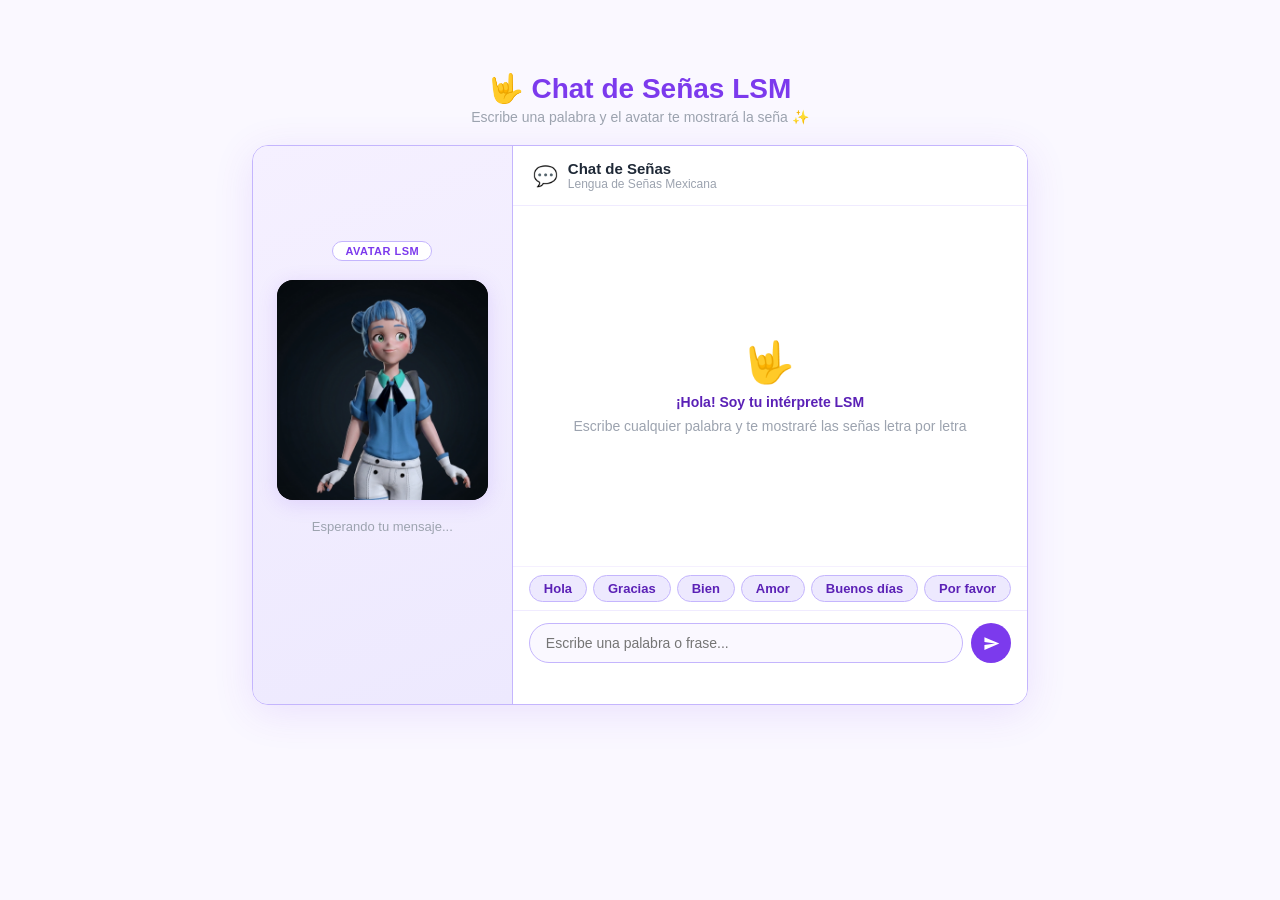
<file: traductor.html>
<!DOCTYPE html>
<html lang="es">
<head>
    <meta charset="UTF-8">
    <meta name="viewport" content="width=device-width, initial-scale=1.0">
    <title>TecSign | Chat de Señas LSM</title>
    <link rel="stylesheet" href="./css/chat-lsm.css" />
</head>
<body>

<!-- CHAT DE SEÑAS LSM -->
<section class="seccion-chat-lsm">
  <div class="chat-lsm-titulo">
    <h2>🤟 Chat de Señas LSM</h2>
    <p>Escribe una palabra y el avatar te mostrará la seña ✨</p>
  </div>

  <div class="app">
    <div class="left-panel">
      <div class="panel-tag">Avatar LSM</div>
      <div class="avatar-wrap" id="avatar-wrap">
      <img src="./image/Gemini_Generated_Image_gfgd89gfgd89gfgd.png" alt="Avatar LSM" id="avatar-img">
</div>
      <div class="sign-area" id="sign-area">
        <div class="sign-status">Esperando tu mensaje...</div>
      </div>
    </div>

    <div class="right-panel">
      <div class="chat-header">
        <span style="font-size:20px;">💬</span>
        <div>
          <div class="chat-header-title">Chat de Señas</div>
          <div class="chat-header-sub">Lengua de Señas Mexicana</div>
        </div>
      </div>

      <div class="messages" id="messages">
        <div class="empty-state">
          <div class="big">🤟</div>
          <div style="font-weight:700;color:#5b21b6;">¡Hola! Soy tu intérprete LSM</div>
          <div>Escribe cualquier palabra y te mostraré las señas letra por letra</div>
        </div>
      </div>

      <div class="chips">
        <button class="chip" onclick="sendWord('Hola')">Hola</button>
        <button class="chip" onclick="sendWord('Gracias')">Gracias</button>
        <button class="chip" onclick="sendWord('Bien')">Bien</button>
        <button class="chip" onclick="sendWord('Amor')">Amor</button>
        <button class="chip" onclick="sendWord('Buenos dias')">Buenos días</button>
        <button class="chip" onclick="sendWord('Por favor')">Por favor</button>
      </div>

      <div class="input-row">
        <input type="text" id="chat-input" placeholder="Escribe una palabra o frase..."
          maxlength="40" onkeydown="if(event.key==='Enter')sendFromInput()" />
        <button class="send-btn" onclick="sendFromInput()">
          <svg viewBox="0 0 24 24"><path d="M2 21L23 12 2 3v7l15 2-15 2z"/></svg>
        </button>
      </div>
    </div>
  </div>
</section>

  <script src="./js/chat-lsm.js"></script>
</body>
</html>
</file>
<file: styles.css>
/* =========================================================
   TecSign — styles.css (organizado por bloques)
   Paleta calmante, alto contraste, micro-interacciones
   Header con gradiente teal → azul
========================================================= */


/* ────────────────────────────────────────────────────────
   [1] RESET + TOKENS
───────────────────────────────────────────────────────── */
*{box-sizing:border-box;margin:0;padding:0}
html,body{height:100%}
img,svg,video{max-width:100%;height:auto;display:block}
button,input,textarea,select{font:inherit;color:inherit}

:root{
  /* Colores base (modo claro) */
  --bg:#f7fafc;         /* fondo general */
  --surf:#ffffff;       /* superficies/paneles */
  --ink:#0c1a2a;        /* texto principal */
  --muted:#516782;      /* texto secundario */

  /* Marca */
  --brand:#1aa7a1;      /* teal */
  --brand-2:#4f8df5;    /* azul */

  /* Estados */
  --ok:#2bb673; --warn:#f5a524; --danger:#e85c5c;

  /* Bordes y efectos */
  --border:#e2e8f0;
  --radius-sm:10px; --radius:16px;
  --shadow:0 10px 30px rgba(15,32,52,.08);
  --focus:0 0 0 3px rgba(31,150,143,.35);

  /* Tipografía y ritmo */
  --font:16px/1.65 'Roboto',system-ui,-apple-system,Segoe UI,Arial,sans-serif;
  --h1:clamp(30px,4.8vw,44px);
  --h2:clamp(22px,3.4vw,32px);
  --h3:clamp(18px,2.4vw,22px);

  /* Animación */
  --ease:cubic-bezier(.2,.8,.2,1);

  /* Header gradiente */
  --header1:#1aa7a1; --header2:#4f8df5;

  /* Móvil (para sticky / menú) */
  --header-h:64px;
}


/* ────────────────────────────────────────────────────────
   [2] BASE DE PÁGINA
───────────────────────────────────────────────────────── */
body{
  background:
    radial-gradient(900px 560px at 8% 8%, rgba(79,141,245,.10), transparent 60%),
    radial-gradient(900px 560px at 92% 18%, rgba(26,167,161,.10), transparent 60%),
    linear-gradient(180deg,#f9fbfd,var(--bg));
  color:var(--ink);
  font:var(--font);
  -webkit-font-smoothing:antialiased; -moz-osx-font-smoothing:grayscale;
}
@media (prefers-reduced-motion:no-preference){
  body{animation:bgFloat 24s var(--ease) infinite; background-size:100% 100%,100% 100%,100% 100%}
  @keyframes bgFloat{0%,100%{background-position:0 0,0 0,0 0}50%{background-position:-1% -1%,1% 2%,0 0}}
}

.container{width:min(1120px,92%);margin-inline:auto}
.contenido-principal{flex:1}
h1{font-size:var(--h1);line-height:1.08;letter-spacing:-.02em}
h2{font-size:var(--h2)} h3{font-size:var(--h3)}
.lead{color:var(--muted)}
.section{margin:40px 0}
@media (max-width:640px){.section{margin:28px 0}}


/* ────────────────────────────────────────────────────────
   [3] HEADER + NAV (coherente en desktop/móvil)
───────────────────────────────────────────────────────── */
header{
  position:sticky; top:0; z-index:1000;
  background:linear-gradient(90deg,#16b4a3 0%,#1a73e8 100%);
  border-bottom:1px solid rgba(255,255,255,.25);
  box-shadow:0 8px 22px rgba(0,0,0,.08);
}
nav{
  max-width:1100px;margin:0 auto;padding:14px 18px;
  display:flex;align-items:center;justify-content:space-between;gap:16px;
  position:relative;
}
.logo{
  width:190px;height:auto;display:block;
  filter:drop-shadow(0 4px 8px rgba(0,0,0,.15));
}
.nav ul{list-style:none;display:flex;gap:24px;align-items:center}
.nav a{
  color:#e9f3ff;text-decoration:none;font-weight:600;letter-spacing:.2px;
  padding:8px 12px;border-radius:12px;transition:all .25s ease;
}
.nav a:hover{background:rgba(255,255,255,.14);color:#fff}
.nav a.active{background:rgba(255,255,255,.22);color:#fff;box-shadow:0 6px 16px rgba(0,0,0,.12) inset}

/* Hamburguesa (fix: a la derecha y con área táctil amplia) */
.menu-toggle{display:none;flex-direction:column;cursor:pointer}
.menu-toggle span{width:26px;height:3px;background:#fff;border-radius:4px;margin:4px 0;transition:.25s}

@media (max-width:900px){
  header{min-height:var(--header-h)}
  .logo{width:150px}
  nav{padding:10px 14px}
  .menu-toggle{
    display:flex;position:absolute;right:10px;left:auto;
    top:50%;transform:translateY(-50%);padding:10px;z-index:2;
  }
  .nav{display:none;position:absolute;top:var(--header-h);left:0;right:0}
  .nav.open{
    display:block;background:#ffffff;border-top:1px solid #e8eef6;
    box-shadow:0 12px 28px rgba(0,0,0,.10);animation:menuDrop .25s ease;
  }
  .nav ul{flex-direction:column;padding:16px}
  .nav a{color:#1a73e8;width:100%;text-align:center}
  .menu-toggle.active span:nth-child(1){transform:rotate(45deg) translateY(8px)}
  .menu-toggle.active span:nth-child(2){opacity:0}
  .menu-toggle.active span:nth-child(3){transform:rotate(-45deg) translateY(-8px)}
}
@keyframes menuDrop{from{opacity:0;transform:translateY(-10px)}to{opacity:1;transform:translateY(0)}}


/* ────────────────────────────────────────────────────────
   [4] HERO / PORTADA (.contenedor + .texto-contenedor)
───────────────────────────────────────────────────────── */
/* ── HERO NUEVO ── */
.hero-nuevo { padding: 0; }

.hero-wrap {
  display: flex;
  align-items: center;
  justify-content: space-between;
  gap: 3rem;
  padding: clamp(2rem, 5vw, 4rem) 0;
}

.hero-texto {
  flex: 1;
  max-width: 520px;
}

.hero-texto h2 {
  font-size: clamp(26px, 4vw, 42px);
  font-weight: 800;
  line-height: 1.15;
  margin-bottom: 1rem;
  background: linear-gradient(92deg, var(--brand), var(--brand-2));
  -webkit-background-clip: text;
  background-clip: text;
  color: transparent;
  transition: opacity .4s ease;
}

.hero-texto .lead {
  font-size: clamp(15px, 1.8vw, 18px);
  margin-bottom: 1.75rem;
  transition: opacity .4s ease;
}

.hero-texto .btn { margin-top: 0; }

.hero-imagen-wrap {
  flex: 0 0 45%;
  display: flex;
  flex-direction: column;
  align-items: center;
  gap: 1rem;
}

#hero-img {
  width: 100%;
  height: 380px;
  object-fit: cover;
  border-radius: 20px;
  box-shadow: 0 16px 40px rgba(10,40,70,.15);
  transition: opacity .5s ease, transform .5s ease;
}

#hero-img.fade {
  opacity: 0;
  transform: scale(0.98);
}

/* Dots navegación */
.hero-dots {
  display: flex;
  gap: 8px;
}

.hero-dot {
  width: 10px;
  height: 10px;
  border-radius: 50%;
  background: var(--border);
  border: none;
  cursor: pointer;
  transition: background .3s ease, transform .3s ease;
  padding: 0;
}

.hero-dot.active {
  background: var(--brand);
  transform: scale(1.3);
}

@media (max-width: 820px) {
  .hero-wrap {
    flex-direction: column-reverse;
    text-align: center;
  }
  .hero-imagen-wrap { flex: none; width: 100%; }
  .hero-texto { max-width: 100%; }
  #hero-img { height: 260px; }
}




/* ────────────────────────────────────────────────────────
   [5] SECCIONES INFORMATIVAS
───────────────────────────────────────────────────────── */
.quienes-somos{
  background:var(--surf);padding:44px 24px;border-radius:20px;
  border:1px solid var(--border);box-shadow:var(--shadow);text-align:center;
}
.quienes-somos h2{
  margin:0 0 10px;
  background:linear-gradient(92deg,var(--brand-2),var(--brand));
  -webkit-background-clip:text;background-clip:text;color:transparent;
}
.quienes-somos p{color:var(--muted);max-width:800px;margin:0 auto}
.quienes-somos p + p{margin-top:12px}

/* ── ¿SABÍAS QUE? ── */
.sabias-section { margin: 48px 0; }

.sabias-card {
  display: flex;
  align-items: center;
  gap: 0;
  background: var(--surf);
  border: 1px solid var(--border);
  border-radius: 24px;
  overflow: hidden;
  box-shadow: var(--shadow);
  transition: box-shadow .3s ease;
}

.sabias-card:hover {
  box-shadow: 0 20px 48px rgba(10,40,70,.13);
}

.sabias-img-wrap {
  flex: 0 0 42%;
  overflow: hidden;
}

.sabias-img-wrap img {
  width: 100%;
  height: 340px;
  object-fit: cover;
  display: block;
  transition: transform .4s var(--ease), filter .4s var(--ease);
}

.sabias-card:hover .sabias-img-wrap img {
  transform: scale(1.04);
  filter: saturate(1.08);
}

.sabias-contenido {
  flex: 1;
  padding: 2.5rem 2.5rem;
  display: flex;
  flex-direction: column;
  gap: 1rem;
}

.sabias-badge {
  display: inline-block;
  background: linear-gradient(92deg, var(--brand), var(--brand-2));
  color: #fff;
  font-size: 0.85rem;
  font-weight: 700;
  padding: 6px 14px;
  border-radius: 999px;
  width: fit-content;
  letter-spacing: .3px;
}

.sabias-contenido h2 {
  font-size: clamp(20px, 2.8vw, 28px);
  font-weight: 800;
  line-height: 1.2;
  color: var(--ink);
  margin: 0;
  transition: opacity .3s ease;
}

.sabias-contenido p {
  color: var(--muted);
  font-size: clamp(15px, 1.6vw, 17px);
  line-height: 1.75;
  margin: 0;
  transition: opacity .3s ease;
}

@media (max-width: 768px) {
  .sabias-card {
    flex-direction: column;
  }
  .sabias-img-wrap {
    flex: none;
    width: 100%;
  }
  .sabias-img-wrap img {
    height: 220px;
  }
  .sabias-contenido {
    padding: 1.5rem;
  }
}


/* ────────────────────────────────────────────────────────
   [6] BOTONES (primarios + ghost)
───────────────────────────────────────────────────────── */
.btn,button{
  display:inline-block;cursor:pointer;border:0;text-decoration:none;
  padding:12px 18px;border-radius:14px;font-weight:800;letter-spacing:.2px;
  background:linear-gradient(92deg,var(--brand),var(--ok));color:#06201f;
  box-shadow:0 10px 22px rgba(26,167,161,.20);
  transition:transform .12s var(--ease),filter .18s var(--ease),box-shadow .18s var(--ease);
}
.btn:hover,button:hover{transform:translateY(-2px);filter:saturate(1.05)}
.btn:active,button:active{transform:translateY(0)}
.btn.ghost{background:transparent;color:var(--ink);border:1px solid var(--border);box-shadow:none}
a:focus-visible,.btn:focus-visible,button:focus-visible{box-shadow:var(--focus);outline:0}


/* ────────────────────────────────────────────────────────
   [7] FORMULARIOS / CAMPOS
───────────────────────────────────────────────────────── */
form{display:flex;flex-direction:column;gap:12px;max-width:640px;margin:12px auto 0}
label{font-weight:700}
input,textarea,select{
  padding:12px 14px;border:1px solid var(--border);border-radius:12px;
  background:#f9fbfd;color:var(--ink);
  transition:border-color .18s var(--ease),box-shadow .18s var(--ease),background .18s var(--ease);
}
input:focus,textarea:focus,select:focus{border-color:#b8dbe0;box-shadow:0 0 0 4px rgba(26,167,161,.18);background:#fff}
textarea{min-height:140px;resize:vertical}


/* ────────────────────────────────────────────────────────
   [8] REDES SOCIALES (wrapper)
───────────────────────────────────────────────────────── */
.wrapper{
  display:inline-flex;list-style:none;height:auto;width:100%;
  padding-top:16px;justify-content:center;gap:12px;
}
.wrapper .icon{
  position:relative;background:var(--surf);border:1px solid var(--border);
  border-radius:50%;width:48px;height:48px;display:flex;justify-content:center;align-items:center;
  box-shadow:0 6px 14px rgba(10,40,70,.10);cursor:pointer;
  transition:transform .16s var(--ease),box-shadow .16s var(--ease),background .16s;
}
.wrapper .icon:hover{transform:translateY(-3px);box-shadow:0 10px 20px rgba(10,40,70,.14)}
.wrapper .tooltip{
  position:absolute;top:-38px;font-size:.85rem;background:#0c1a2a;color:#fff;
  padding:6px 8px;border-radius:8px;opacity:0;pointer-events:none;
  transition:opacity .2s var(--ease),top .2s var(--ease);
}
.wrapper .icon:hover .tooltip{top:-44px;opacity:1}
.wrapper .tooltip::before{
  content:"";position:absolute;left:50%;transform:translateX(-50%) rotate(45deg);
  width:10px;height:10px;background:#0c1a2a;bottom:-4px;border-radius:2px;
}


/* ────────────────────────────────────────────────────────
   [9] FOOTER
───────────────────────────────────────────────────────── */
footer{
  margin-top:32px;border-top:1px solid var(--border);
  background:linear-gradient(180deg,rgba(255,255,255,0),rgba(10,40,70,.03));
  color:color-mix(in srgb,var(--ink) 70%, transparent);
  text-align:center;padding:20px 0;
}


/* ────────────────────────────────────────────────────────
   [10] CONTACTO (sección)
───────────────────────────────────────────────────────── */
#contacto{scroll-margin-top:90px} /* que el ancla no quede tapada por el header */
.contacto .lead{margin-bottom:14px}

.contacto-form{
  margin:16px auto 0;background:var(--surf);border:1px solid var(--border);
  border-radius:var(--radius);box-shadow:var(--shadow);padding:20px;max-width:900px;
  display:grid;grid-template-columns:1fr 1fr;gap:16px;
}
@media (max-width:820px){.contacto-form{grid-template-columns:1fr}}

.contacto-form .field{display:flex;flex-direction:column;gap:6px;min-width:0}
.contacto-form .field--full{grid-column:1 / -1}
.contacto-form label{font-weight:800;color:var(--ink)}
.contacto-form .hint{font-size:.9rem;color:var(--muted)}
.contacto-form input,.contacto-form textarea{
  padding:12px 14px;border:1px solid var(--border);border-radius:12px;background:#f9fbfd;color:var(--ink);
  transition:border-color .18s var(--ease),box-shadow .18s var(--ease),background .18s var(--ease);
}
.contacto-form input:focus,.contacto-form textarea:focus{border-color:#b8dbe0;box-shadow:0 0 0 4px rgba(26,167,161,.18);background:#fff}
.contacto-form.was-submitted input:invalid,.contacto-form.was-submitted textarea:invalid{
  border-color:color-mix(in srgb,var(--danger) 55%, transparent)
}
#btn-enviar{
  grid-column:1 / -1;min-height:46px;
  background:linear-gradient(92deg,var(--brand-2),var(--brand));
  color:#fff;
}
.mensaje{grid-column:1 / -1;margin-top:6px;text-align:center;font-weight:800;color:var(--muted)}
.mensaje.exito{color:var(--ok)} .mensaje.error{color:var(--danger)}


/* ────────────────────────────────────────────────────────
   [11] BENEFICIOS / PILLS
───────────────────────────────────────────────────────── */
.beneficios .pills{list-style:none;display:flex;flex-wrap:wrap;gap:10px;align-items:center;justify-content:center}
.pill{
  background:#fff;border:1px solid var(--border);border-radius:999px;padding:10px 14px;color:var(--ink);
  font-weight:700;box-shadow:0 6px 14px rgba(10,40,70,.08);display:inline-flex;align-items:center;gap:8px;
  transition:transform .12s var(--ease),box-shadow .12s var(--ease),background .12s var(--ease);
}
.pill .emoji{font-size:1.1em}
.pill:hover{transform:translateY(-2px);box-shadow:0 10px 20px rgba(10,40,70,.12);background:#f8fbff}


/* ────────────────────────────────────────────────────────
   [12] IMPACTO / STATS
───────────────────────────────────────────────────────── */
.impacto .stats{margin-top:14px;display:grid;gap:14px;grid-template-columns:repeat(3,1fr)}
@media (max-width:900px){.impacto .stats{grid-template-columns:1fr}}
.stat{
  background:var(--surf);border:1px solid var(--border);border-radius:20px;padding:18px;text-align:center;box-shadow:var(--shadow)
}
.stat-num{
  font-size:clamp(28px,5vw,44px);font-weight:900;letter-spacing:-.02em;
  background:linear-gradient(92deg,var(--brand-2),var(--brand));
  -webkit-background-clip:text;background-clip:text;color:transparent;
}
.stat-label{color:var(--muted)}


/* ────────────────────────────────────────────────────────
   [13] CTA BANNER FINAL
───────────────────────────────────────────────────────── */
.cta-banner{margin-top:22px;background:linear-gradient(90deg,var(--brand),var(--brand-2));color:#fff}
.cta-wrap{display:flex;align-items:center;justify-content:space-between;gap:16px;padding:22px 0}
.cta-wrap h3{font-size:clamp(22px,3.2vw,28px);margin:0 0 6px}
.cta-wrap .btn{background:#fff;color:#06201f;box-shadow:0 10px 22px rgba(255,255,255,.20)}
@media (max-width:820px){.cta-wrap{flex-direction:column;text-align:center}.cta-wrap .btn{width:100%;max-width:320px}}


/* ────────────────────────────────────────────────────────
   [14] ACCESIBILIDAD + TWEAKS RESPONSIVE
───────────────────────────────────────────────────────── */
@media (prefers-contrast:more){.nav a{border-color:rgba(255,255,255,.45)}.btn{box-shadow:none}}
@media (max-width:900px){.contenedor{gap:26px;padding:24px}}
@media (max-width:640px){.logo{width:170px}.sabias-que{padding:22px}}



/*

estilos de mision , vision , planess

*/


/* ===== Misión & Visión ===== */
.mvf .title,
.roadmap .title { text-align:center; margin-bottom:1.5rem; }

.mvf-grid {
  display:grid;
  grid-template-columns: repeat(2, minmax(0,1fr));
  gap:1rem;
}
@media (max-width: 800px){
  .mvf-grid { grid-template-columns: 1fr; }
}

.mvf-card {
  background: rgba(255,255,255,0.04);
  border: 1px solid rgba(255,255,255,0.10);
  border-radius: 16px;
  padding: 1.25rem;
  backdrop-filter: blur(6px);
  box-shadow: 0 6px 24px rgba(0,0,0,0.25);
  transition: transform .2s ease, box-shadow .2s ease;
}
.mvf-card:hover { transform: translateY(-2px); box-shadow: 0 10px 28px rgba(0,0,0,0.35); }

.mvf-card h3 { margin: .25rem 0 .5rem; }
.mvf-card p { margin: 0; line-height: 1.6; }

.mvf-icon {
  width: 44px; height: 44px; display:grid; place-items:center;
  border-radius: 12px;
  background: radial-gradient(120% 120% at 50% 0%, rgba(0,220,255,.25), rgba(0,0,0,0));
  font-size: 1.35rem;
  margin-bottom: .5rem;
}

/* ===== Roadmap / Planes de futuro ===== */
.roadmap-list {
  list-style: none; counter-reset: step;
  margin: 0 auto 1rem; padding: 0; max-width: 900px;
}
.roadmap-list li {
  position: relative; padding-left: 3.25rem; margin: 1rem 0;
  background: rgba(255,255,255,0.03);
  border: 1px solid rgba(255,255,255,0.10);
  border-radius: 14px; padding-top: .9rem; padding-bottom: .9rem;
}
.roadmap-list li::before {
  counter-increment: step; content: counter(step);
  position: absolute; left: .9rem; top: 50%; transform: translateY(-50%);
  width: 34px; height: 34px; border-radius: 10px;
  display:grid; place-items:center; font-weight:700;
  background: linear-gradient(135deg, rgba(0,200,255,.35), rgba(120,90,255,.35));
  border: 1px solid rgba(255,255,255,.18);
}
.roadmap-list h4 { margin: 0 0 .25rem; }
.roadmap-list p  { margin: 0; opacity: .95; }

.roadmap-note {
  margin-top: 1rem;
  text-align: center;
  opacity: .95;
}

/* ── EQUIPO ── */
.equipo { scroll-margin-top: 90px; }

.equipo .title {
  text-align: center;
  margin-bottom: 0.5rem;
}

.equipo .lead {
  text-align: center;
  margin-bottom: 2rem;
}

.equipo-galeria {
  display: grid;
  grid-template-columns: repeat(2, 1fr);
  gap: 1.5rem;
}

@media (max-width: 640px) {
  .equipo-galeria {
    grid-template-columns: 1fr;
  }
}

.equipo-foto {
  background: var(--surf);
  border: 1px solid var(--border);
  border-radius: var(--radius);
  overflow: hidden;
  box-shadow: var(--shadow);
  transition: transform .2s var(--ease), box-shadow .2s var(--ease);
}

.equipo-foto:hover {
  transform: translateY(-4px);
  box-shadow: 0 14px 32px rgba(10,40,70,.13);
}

.equipo-foto img {
  width: 100%;
  height: 320px;
  object-fit: cover;
  display: block;
  transition: transform .3s var(--ease), filter .3s var(--ease);
}

.equipo-foto:hover img {
  transform: scale(1.03);
  filter: saturate(1.08);
}

.equipo-foto p {
  text-align: center;
  padding: 0.85rem 1rem;
  font-weight: 600;
  color: var(--muted);
  font-size: 0.95rem;
}



/* ── EN LA COMUNIDAD ── */
.comunidad-wrap {
  display: flex;
  align-items: center;
  gap: 2.5rem;
  background: var(--surf);
  border: 1px solid var(--border);
  border-radius: var(--radius);
  box-shadow: var(--shadow);
  overflow: hidden;
}

.comunidad-foto {
  flex: 0 0 55%;
}

.comunidad-foto img {
  width: 100%;
  height: 360px;
  object-fit: cover;
  display: block;
  transition: transform .3s var(--ease), filter .3s var(--ease);
}

.comunidad-wrap:hover .comunidad-foto img {
  transform: scale(1.03);
  filter: saturate(1.08);
}

.comunidad-texto {
  flex: 1;
  padding: 2rem 2rem 2rem 0;
}

.comunidad-texto .title {
  text-align: left;
  margin-bottom: 1rem;
  background: linear-gradient(92deg, var(--brand), var(--brand-2));
  -webkit-background-clip: text;
  background-clip: text;
  color: transparent;
}

.comunidad-texto p {
  color: var(--muted);
  line-height: 1.75;
}

@media (max-width: 768px) {
  .comunidad-wrap {
    flex-direction: column;
  }
  .comunidad-foto {
    flex: none;
    width: 100%;
  }
  .comunidad-foto img {
    height: 260px;
  }
  .comunidad-texto {
    padding: 1.5rem;
  }
  .comunidad-texto .title {
    text-align: center;
  }
}
</file>
<file: css/comofunciona.css>
/************************************************************
 TecSign — comofunciona.css (autónomo)
 Identidad: teal + azul, alto contraste, accesible y moderno
*************************************************************/

/* ========================= [1] RESET + TOKENS ========================= */
*{box-sizing:border-box;margin:0;padding:0}
html,body{height:100%}
img,svg,video{max-width:100%;height:auto;display:block}
button,input,textarea,select{font:inherit;color:inherit}

:root{
  /* Colores base */
  --bg:#f7fafc;
  --surf:#ffffff;
  --ink:#0c1a2a;
  --muted:#516782;

  /* Marca */
  --brand:#1aa7a1;   /* teal salud */
  --brand2:#4f8df5;  /* azul clínico */

  /* Estados */
  --ok:#2bb673; --warn:#f5a524; --danger:#e85c5c;

  /* Decorativos */
  --border:#e2e8f0;
  --radius-sm:10px; --radius:16px; --radius-lg:22px;
  --shadow:0 10px 30px rgba(15,32,52,.08);
  --focus:0 0 0 3px rgba(31,150,143,.35);

  /* Tipografía y escala */
  --font:16px/1.65 'Roboto',system-ui,-apple-system,Segoe UI,Arial,sans-serif;
  --h1:clamp(30px,4.8vw,44px);
  --h2:clamp(22px,3.4vw,32px);
  --h3:clamp(18px,2.4vw,22px);

  /* Animación */
  --ease:cubic-bezier(.2,.8,.2,1);

  /* Header gradiente */
  --header1:#1aa7a1;
  --header2:#4f8df5;

  /* Móvil */
  --header-h:64px; /* alto lógico para compensar sticky */
}

/* ======================= [2] BASE DE PÁGINA ======================= */
body{
  color:var(--ink);
  font:var(--font);
  background:
    radial-gradient(900px 560px at 8% 8%, rgba(79,141,245,.10), transparent 60%),
    radial-gradient(900px 560px at 92% 18%, rgba(26,167,161,.10), transparent 60%),
    linear-gradient(180deg,#f9fbfd,var(--bg));
  -webkit-font-smoothing:antialiased; -moz-osx-font-smoothing:grayscale;
}
.container{width:min(1120px,92%);margin-inline:auto}
.section{margin:42px 0}
.center{text-align:center}
.lead{color:var(--muted)}
h1{font-size:var(--h1);line-height:1.08;letter-spacing:-.02em}
h2{font-size:var(--h2)}
h3{font-size:var(--h3)}
@media (max-width:640px){ .section{margin:28px 0} }

/* =================== [3] HEADER + NAV (coherente) =================== */
header{
  position:sticky; top:0; z-index:1000;
  background:linear-gradient(90deg, #16b4a3 0%, #1a73e8 100%);
  border-bottom:1px solid rgba(255,255,255,.25);
  box-shadow:0 8px 22px rgba(0,0,0,.08);
}
nav{
  max-width:1100px; margin:0 auto; padding:14px 18px;
  display:flex; align-items:center; justify-content:space-between; gap:16px;
  position:relative;
}
.logo{
  width:190px; height:auto; display:block;
  filter:drop-shadow(0 4px 8px rgba(0,0,0,.15));
}
.nav ul{list-style:none; display:flex; gap:24px; align-items:center}
.nav a{
  color:#e9f3ff; text-decoration:none; font-weight:600; letter-spacing:.2px;
  padding:8px 12px; border-radius:12px; transition:all .25s ease;
}
.nav a:hover{background:rgba(255,255,255,.14); color:#fff}
.nav a.active{
  background:rgba(255,255,255,.22); color:#fff;
  box-shadow:0 6px 16px rgba(0,0,0,.12) inset;
}

/* --- Hamburguesa (oculta en desktop, alineada y con tap area en móvil) --- */
.menu-toggle{display:none; flex-direction:column; cursor:pointer}
.menu-toggle span{width:26px;height:3px;background:#fff;border-radius:4px;margin:4px 0;transition:.25s}

@media (max-width:900px){
  header{min-height:var(--header-h)}
  .logo{width:150px}
  nav{padding:10px 14px}
  .menu-toggle{
    display: flex;
    position: absolute;
    right: 10px;        /* antes: left: 10px */
    left: auto;         /* anula el left previo */
    top: 50%;
    transform: translateY(-50%);
    padding: 10px;      /* zona de toque cómoda */
    z-index: 2;
  }
  .nav{display:none; position:absolute; top:var(--header-h); left:0; right:0}
  .nav.open{
    display:block; background:#ffffff; border-top:1px solid #e8eef6;
    box-shadow:0 12px 28px rgba(0,0,0,.10); animation:menuDrop .25s ease;
  }
  .nav ul{flex-direction:column; padding:16px}
  .nav a{color:#1a73e8; width:100%; text-align:center}
  .menu-toggle.active span:nth-child(1){transform:rotate(45deg) translateY(8px)}
  .menu-toggle.active span:nth-child(2){opacity:0}
  .menu-toggle.active span:nth-child(3){transform:rotate(-45deg) translateY(-8px)}
}
@keyframes menuDrop{from{opacity:0;transform:translateY(-10px)}to{opacity:1;transform:translateY(0)}}

/* --- Compensación de sticky header para anclas/primer bloque --- */
body[data-page="comofunciona"]{scroll-padding-top:var(--header-h)}
@media (max-width:900px){ .hero-cf{padding-top:calc(var(--header-h) + 8px)} }

/* =================== [4] BOTONES UNIVERSALES =================== */
.btn,button{
  display:inline-block; cursor:pointer; border:0; text-decoration:none;
  padding:12px 18px; border-radius:14px; font-weight:800; letter-spacing:.2px;
  background:linear-gradient(92deg,var(--brand),var(--ok));
  color:#06201f;
  box-shadow:0 10px 22px rgba(26,167,161,.20);
  transition:transform .12s var(--ease), filter .18s var(--ease), box-shadow .18s var(--ease);
}
.btn:hover,button:hover{transform:translateY(-2px); filter:saturate(1.05)}
.btn:active,button:active{transform:translateY(0)}
.btn.ghost{background:transparent; color:var(--ink); border:1px solid var(--border); box-shadow:none}
a:focus-visible,.btn:focus-visible,button:focus-visible{box-shadow:var(--focus); outline:0}

/* =================== [5] HERO / PORTADA (Cómo Funciona) =================== */
.hero-cf{padding:clamp(28px,5vw,56px) 0 10px}
.hero-cf .wrap{
  display:grid; gap:24px; align-items:center;
  grid-template-columns:1.15fr .85fr;
}
@media (max-width:980px){ .hero-cf .wrap{grid-template-columns:1fr} }

.hero-title{
  font-size:var(--h1); line-height:1.06; margin:0 0 10px;
  background:linear-gradient(92deg,var(--brand),var(--brand2));
  -webkit-background-clip:text; background-clip:text; color:transparent;
}
.hero-lead{color:var(--muted); font-size:clamp(16px,2vw,19px); margin:0 0 16px}
.hero-actions .btn{margin-top:8px}

/* Mock de dispositivo */
.device{
  background:var(--surf); border:1px solid var(--border);
  border-radius:var(--radius-lg); padding:18px; box-shadow:var(--shadow);
}
.device .screen{
  aspect-ratio:16/9; border-radius:16px; overflow:hidden; display:grid; place-items:center;
  background:linear-gradient(180deg,
    color-mix(in srgb,var(--brand) 12%,#fff),
    color-mix(in srgb,var(--brand2) 10%,#fff));
}
.device .screen img{width:100%; height:auto}
.device .caption{margin-top:10px; color:var(--muted); font-size:.95rem; text-align:center}

/* =================== [6] PROCESO (4 pasos) =================== */
.proceso .title{text-align:center}
.proceso .intro{color:var(--muted); max-width:820px; margin:4px auto 12px; text-align:center}

.steps{
  display:grid; gap:16px; margin-top:14px;
  grid-template-columns:repeat(4,1fr);
}
@media (max-width:1100px){ .steps{grid-template-columns:repeat(2,1fr)} }
@media (max-width:640px){ .steps{grid-template-columns:1fr} }

.step{
  background:var(--surf); border:1px solid var(--border);
  border-radius:16px; padding:16px; box-shadow:var(--shadow);
  transition:transform .16s var(--ease), border-color .16s var(--ease), background .16s var(--ease);
}
.step:hover{
  transform:translateY(-4px);
  border-color:color-mix(in srgb,var(--brand) 45%, transparent);
  background:#fff;
}
.step .num{
  width:34px; height:34px; border-radius:10px; font-weight:800;
  display:grid; place-items:center; margin-bottom:8px; color:#081022;
  background:linear-gradient(92deg,var(--brand),var(--brand2));
  box-shadow:0 6px 16px rgba(1,216,255,.20);
}
.step h3{font-size:var(--h3); margin:2px 0 6px}
.step p{color:var(--muted)}

/* =========== [7] BAJO EL CAPÓ (stack + mini código) =========== */
.stack{
  margin-top:18px; display:grid; gap:16px;
  grid-template-columns:1.2fr .8fr;
}
@media (max-width:980px){ .stack{grid-template-columns:1fr} }

.panel{
  background:var(--surf); border:1px solid var(--border);
  border-radius:16px; padding:18px; box-shadow:var(--shadow);
}
.panel h3{font-size:var(--h3); margin-bottom:8px}
.list{display:grid; gap:10px}
.item{
  display:flex; gap:10px; align-items:flex-start;
  padding:10px; border:1px dashed var(--border);
  border-radius:12px; background:#fbfdff;
}
.item strong{display:block}

/* --- Código: envolver líneas y evitar desbordes en móvil --- */
pre,code{
  font-family:ui-monospace,SFMono-Regular,Menlo,Monaco,Consolas,"Liberation Mono",monospace;
  font-size:.95rem;
}
pre{
  background:#0b1020; color:#eaf1ff;
  border:1px solid rgba(255,255,255,.08); border-radius:14px; padding:14px;
  overflow:auto; -webkit-overflow-scrolling:touch;
  white-space:pre-wrap; word-break:break-word;
  box-shadow:0 10px 30px rgba(0,0,0,.24);
}

/* =================== [8] FAQ (details/summary) =================== */
.faq{margin-top:22px; display:grid; gap:12px}
.q{
  background:var(--surf); border:1px solid var(--border);
  border-radius:14px; padding:14px 16px; box-shadow:var(--shadow);
}
.q summary{cursor:pointer; list-style:none; font-weight:800}
.q summary::-webkit-details-marker{display:none}
.q[open]{border-color:color-mix(in srgb,var(--brand) 35%, transparent)}
.q p{color:var(--muted); margin-top:8px}

/* =================== [9] CTA FINAL =================== */
.cta{text-align:center; margin-top:28px}
.cta .btn{min-width:220px}

/* =================== [10] FOOTER =================== */
footer{
  margin-top:32px; border-top:1px solid var(--border);
  background:linear-gradient(180deg,rgba(255,255,255,0),rgba(10,40,70,.03));
  color:color-mix(in srgb,var(--ink) 70%, transparent);
  text-align:center; padding:20px 0;
}

/* =================== [11] ACCESIBILIDAD EXTRA =================== */
@media (prefers-contrast: more){
  .nav a{border-color:rgba(255,255,255,.45)}
  .btn{box-shadow:none}
}

/* =================== [12] REDES SOCIALES =================== */
.wrapper{
  display:inline-flex; list-style:none; width:100%;
  padding-top:16px; justify-content:center; gap:12px;
}
.wrapper .icon{
  position:relative; background:var(--surf); border:1px solid var(--border);
  border-radius:50%; width:48px; height:48px;
  display:flex; justify-content:center; align-items:center;
  box-shadow:0 6px 14px rgba(10,40,70,.10); cursor:pointer;
  transition:transform .16s var(--ease), box-shadow .16s var(--ease), background .16s;
}
.wrapper .icon:hover{transform:translateY(-3px); box-shadow:0 10px 20px rgba(10,40,70,.14)}
.wrapper .tooltip{
  position:absolute; top:-38px; font-size:.85rem; background:#0c1a2a; color:#fff;
  padding:6px 8px; border-radius:8px; opacity:0; pointer-events:none;
  transition:opacity .2s var(--ease), top .2s var(--ease);
}
.wrapper .icon:hover .tooltip{top:-44px; opacity:1}
.wrapper .tooltip::before{
  content:""; position:absolute; left:50%; transform:translateX(-50%) rotate(45deg);
  width:10px; height:10px; background:#0c1a2a; bottom:-4px; border-radius:2px;
}

/* =================== [13] TWEAKS RESPONSIVOS FINALES =================== */
/* Grid y paddings más cómodos en móviles chicos */
@media (max-width:1100px){ .steps{grid-template-columns:repeat(2,1fr)} }
@media (max-width:640px){
  .steps{grid-template-columns:1fr; gap:12px}
  .step{padding:14px; border-radius:14px}
  .step .num{width:30px; height:30px; border-radius:8px}
  .faq{gap:10px}
  .q{width:100%; padding:12px 14px}
  .cta{margin-top:22px}
  .cta .btn{width:100%; max-width:320px}
}
/* Contenedor un pelín más ancho en móviles muy pequeños */
@media (max-width:400px){ .container{width:min(96%,1120px)} }
</file>
<file: css/contacto.css>
/* RESET */
* {
    margin: 0;
    padding: 0;
    box-sizing: border-box;
  }
  
  /* GENERAL */
  html, body {
    height: 100%;
    font-family: 'Roboto', sans-serif;
    background-color: #ffffff;
    color: #000;
    line-height: 1.6;
    overflow-x: hidden;
    display: flex;
    flex-direction: column;
  }
  
/* Personalización de la barra de desplazamiento */
::-webkit-scrollbar {
  width: 12px;
  height: 12px;
  opacity: 0; /* La barra de desplazamiento será invisible por defecto */
  transition: opacity 0.3s ease; /* Transición suave */
}

::-webkit-scrollbar-track {
  background: #442e9c;
  border-radius: 10px;
}

::-webkit-scrollbar-thumb {
  background-color: hsl(211, 96%, 59%);
  border-radius: 10px;
  box-shadow: 0 0 5px rgba(255, 0, 77, 0.5);
}

::-webkit-scrollbar-thumb:hover {
  background-color: #b6ffff;
}

/* General: scrollbar visible en escritorio */
::-webkit-scrollbar {
  width: 12px;
  height: 12px;
  transition: opacity 0.3s ease;
}

/* En móviles: ocultamos visualmente la barra */
@media (max-width: 768px) {
  /* WebKit (Chrome mobile, algunos Android) */
  ::-webkit-scrollbar {
    width: 0px;
    height: 0px;
  }

  /* Firefox móvil */
  body {
    scrollbar-width: none; /* Oculta visualmente la barra */
  }

  /* IE/Edge móvil (por compatibilidad) */
  body {
    -ms-overflow-style: none;
  }
}






/* From Uiverse.io by david-mohseni */ 
.wrapper {
  display: inline-flex;
  list-style: none;
  height: 120px;
  width: 100%;
  padding-top: 40px;
  font-family: "Poppins", sans-serif;
  justify-content: center;
}

.wrapper .icon {
  position: relative;
  background: #fff;
  border-radius: 50%;
  margin: 10px;
  width: 50px;
  height: 50px;
  font-size: 18px;
  display: flex;
  justify-content: center;
  align-items: center;
  flex-direction: column;
  box-shadow: 0 10px 10px rgba(0, 0, 0, 0.1);
  cursor: pointer;
  transition: all 0.2s cubic-bezier(0.68, -0.55, 0.265, 1.55);
}

.wrapper .tooltip {
  position: absolute;
  top: 0;
  font-size: 14px;
  background: #fff;
  color: #fff;
  padding: 5px 8px;
  border-radius: 5px;
  box-shadow: 0 10px 10px rgba(0, 0, 0, 0.1);
  opacity: 0;
  pointer-events: none;
  transition: all 0.3s cubic-bezier(0.68, -0.55, 0.265, 1.55);
}

.wrapper .tooltip::before {
  position: absolute;
  content: "";
  height: 8px;
  width: 8px;
  background: #fff;
  bottom: -3px;
  left: 50%;
  transform: translate(-50%) rotate(45deg);
  transition: all 0.3s cubic-bezier(0.68, -0.55, 0.265, 1.55);
}

.wrapper .icon:hover .tooltip {
  top: -45px;
  opacity: 1;
  visibility: visible;
  pointer-events: auto;
}

.wrapper .icon:hover span,
.wrapper .icon:hover .tooltip {
  text-shadow: 0px -1px 0px rgba(0, 0, 0, 0.1);
}

.wrapper .facebook:hover,
.wrapper .facebook:hover .tooltip,
.wrapper .facebook:hover .tooltip::before {
  background: #1877f2;
  color: #fff;
}

.wrapper .youtube:hover,
.wrapper .youtube:hover .tooltip,
.wrapper .youtube:hover .tooltip::before {
  background: #ff0000;
  color: #fff;
}

.wrapper .whatsapp:hover,
.wrapper .whatsapp:hover .tooltip,
.wrapper .whatsapp:hover .tooltip::before {
  background: #25d366;
  color: #fff;
}



.logo {
  width: 200px; /* o el tamaño que quieras */
  height: auto; /* mantiene la proporción */
  position: center;
}

  
  /* HEADER */
  header {
    background: linear-gradient(to right, #003366, #004080);
    color: white;
    padding: 1em 2em;
    box-shadow: 0 4px 10px rgba(0, 0, 0, 0.2);
    animation: slideDown 0.6s ease;
  }
  
  nav {
    display: flex;
    justify-content: space-between;
    align-items: center;
  }
  
  nav h1 {
    font-size: 2.5rem;
    font-weight: 700;
    user-select: none;
    flex: 1;
    text-align: center;
  }
  
  nav ul {
    list-style: none;
    display: flex;
    gap: 20px;
  }
  
  nav a {
    text-decoration: none;
    color: #fff;
    font-weight: bold;
    transition: color 0.3s, text-shadow 0.3s;
  }
  
  nav a:hover {
    color: #f1c40f;
    text-shadow: 2px 2px 5px rgba(241, 196, 15, 0.7);
  }
  
  /* BOTÓN MENU HAMBURGUESA */
.menu-toggle {
  display: none; /* Ocultar por defecto */
  flex-direction: column;
  cursor: pointer;
  position: absolute;
  right: 20px; /* Cambiado de left a right */
  z-index: 1002;
  transition: transform 0.3s ease;
}


.menu-toggle span {
  background: white;
  height: 3px;
  width: 25px;
  margin: 4px 0;
  border-radius: 5px;
  transition: all 0.3s ease;
}

.menu-toggle.active span:nth-child(1) {
  transform: rotate(45deg) translateY(7px);
}

.menu-toggle.active span:nth-child(2) {
  opacity: 0;
}

.menu-toggle.active span:nth-child(3) {
  transform: rotate(-45deg) translateY(-7px);
}

/* Media query para dispositivos móviles */
@media (max-width: 768px) {
  .nav {
    display: none; /* Oculta el menú en móviles */
    flex-direction: column;
    width: 100%;
    position: absolute;
    top: 60px;
    left: 0;
    background-color: #1c0030;
    padding: 10px;
    border-radius: 10px;
    box-shadow: 0 4px 8px rgba(0, 0, 0, 0.3);
  }

  .nav ul {
    display: flex;
    flex-direction: column;
    gap: 15px;
    width: 100%;
  }

  .nav a {
    padding: 10px;
    font-size: 18px;
    text-align: center;
  }

  /* Mostrar el botón hamburguesa solo en pantallas pequeñas */
  .menu-toggle {
    display: flex;
  }
}

/* Mostrar el menú cuando está activo */
.nav.open {
  display: flex;
}








  /* SECCIÓN CONTACTO */
  .seccion {
    max-width: 800px;
    margin: auto;
    padding: 7em 2em 4em;
    text-align: center;
    flex-wrap: wrap;
    background: linear-gradient(135deg, #f0f8ff, #c7c2f0);
    animation: fadeSlideIn 1s ease-out;

  }
  
  .seccion h2 {
    margin-bottom: 0.5em;
    color: #004080;
    font-size: 2rem;
  }


  

  
  /* BOTONES */
  button {
    display: inline-block;
    background-color: #007acc;
    color: white;
    padding: 0.75em 1.5em;
    border-radius: 10px;
    font-weight: 600;
    border: none;
    cursor: pointer;
    box-shadow: 0 5px 10px rgba(0, 122, 204, 0.2);
    transition: background-color 0.3s ease, transform 0.2s ease;
  }
  
  button:hover {
    background-color: #005f99;
    transform: translateY(-3px);
  }

  /* FOOTER */
footer {
  text-align: center;
  padding: 2em 1em;
  background-color: #00264d;
  color: white;
  font-size: 0.95em;
  box-shadow: inset 0 3px 8px rgba(255, 255, 255, 0.05);
}

/* ANIMACIONES */
@keyframes slideDown {
  from {
    transform: translateY(-100%);
    opacity: 0;
  }
  to {
    transform: translateY(0);
    opacity: 1;
  }
}

@keyframes fadeSlideIn {
  0% {
    opacity: 0;
    transform: translateY(40px);
  }
  100% {
    opacity: 1;
    transform: translateY(0);
  }
}

@keyframes aparecerTexto {
  0% {
    opacity: 0;
    transform: translateX(40px);
  }
  100% {
    opacity: 1;
    transform: translateX(0);
  }
}

@keyframes fadeIn {
  from {
    opacity: 0;
    transform: translateY(25px);
  }
  to {
    opacity: 1;
    transform: translateY(0);
  }
}

@keyframes fadeInUp {
  0% {
    opacity: 0;
    transform: translateY(40px);
  }
  100% {
    opacity: 1;
    transform: translateY(0);
  }
}

@keyframes slideIn {
  0% {
    opacity: 0;
    transform: translateY(20px);
  }
  100% {
    opacity: 1;
    transform: translateY(0);
  }
}

/* RESPONSIVE */
@media (max-width: 768px) {
  nav h1 {
    font-size: 2rem;
  }

  .contenedor,
  .sabias-que .imagen-texto,
  .quienes-somos {
    flex-direction: column;
    text-align: center;
    padding: 30px 20px;
  }

  .texto-contenedor h2,
  .sabias-que .texto-sabias-que h2,
  .quienes-somos h2 {
    font-size: 28px;
  }

  .texto-contenedor p,
  .sabias-que .texto-sabias-que p,
  .quienes-somos p {
    font-size: 16px;
  }

  .sabias-que img {
    max-width: 100%;
  }
  
  input:focus-visible,
textarea:focus-visible {
  border-color: #007acc;
  box-shadow: 0 0 0 3px rgba(0, 122, 204, 0.2);
  outline: none;
}

button {
  background-color: #007acc;
  transition: background-color 0.3s, transform 0.2s, box-shadow 0.2s;
}
button:focus-visible {
  outline: 2px dashed #f1c40f;
  outline-offset: 4px;
}


  .seccion {
    padding: 6em 1.5em 3em;
  }

  footer {
    font-size: 1em;
  }
}
</file>
<file: css/traductor.css>
/************************************************************
 TecSign — traductor.css (Detección)
 Mantiene look & feel: header teal→azul, tarjetas blancas,
 sombras suaves y bordes redondeados.
*************************************************************/

/* ========================= [1] RESET + TOKENS ========================= */
*{margin:0;padding:0;box-sizing:border-box}
html,body{height:100%}
img,svg,video{max-width:100%;height:auto;display:block}
button,input,textarea,select{font:inherit;color:inherit}

:root{
  /* Colores base */
  --bg:#f6fbff;
  --surf:#ffffff;
  --ink:#0b2b4a;
  --muted:#344b63;
  --border:#e6eef5;

  /* Marca */
  --brand:#16b4a3;   /* teal */
  --brand2:#1a73e8;  /* azul */

  /* Efectos */
  --radius-sm:12px; --radius:16px; --radius-lg:22px;
  --shadow-sm:0 6px 16px rgba(0,0,0,.08);
  --shadow:0 12px 26px rgba(21,84,160,.08);
  --shadow-lg:0 18px 40px rgba(21,84,160,.08);
  --focus:0 0 0 3px rgba(26,115,232,.18);

  /* Tipografía */
  --font:16px/1.65 'Segoe UI', Roboto, system-ui, Arial, sans-serif;

  /* Header sticky (móvil) */
  --header-h:64px;
}

/* ======================= [2] BASE DE PÁGINA ======================= */
html,body{
  font:var(--font);
  color:var(--ink);
  background:
    radial-gradient(900px 600px at 10% -10%, rgba(31,178,143,.08), transparent 60%),
    radial-gradient(900px 600px at 90% 0%, rgba(66,133,244,.08), transparent 60%),
    var(--bg);
  line-height:1.65; overflow-x:hidden; display:flex; flex-direction:column;
}
.contenido-principal{flex:1}

/* Si esta página usa data-page, evitamos que el header tape anclas */
body[data-page="deteccion"]{ scroll-padding-top: var(--header-h); }

/* =================== [3] HEADER + NAV (con FIX hamburguesa) =================== */
header{
  position:sticky; top:0; z-index:1000;
  background:linear-gradient(90deg, var(--brand) 0%, var(--brand2) 100%);
  border-bottom:1px solid rgba(255,255,255,.25);
  box-shadow:0 8px 22px rgba(0,0,0,.08);
}
nav{
  max-width:1100px; margin:0 auto; padding:14px 18px;
  display:flex; align-items:center; justify-content:space-between; gap:16px;
  position:relative;
}
.logo{width:190px; height:auto; display:block; filter:drop-shadow(0 4px 8px rgba(0,0,0,.15))}

.nav ul{list-style:none; display:flex; gap:16px; align-items:center}
.nav a{
  color:#e9f3ff; text-decoration:none; font-weight:600; letter-spacing:.2px;
  padding:8px 12px; border-radius:12px; transition:all .25s ease;
}
.nav a:hover{background:rgba(255,255,255,.14); color:#fff}

/* Hamburguesa (FIX: a la derecha, área táctil amplia, sin solapar logo) */
.menu-toggle{display:none; flex-direction:column; cursor:pointer}
.menu-toggle span{width:26px;height:3px;background:#fff;border-radius:4px;margin:4px 0;transition:.25s}

@media (max-width:900px){
  header{ min-height: var(--header-h); }
  nav{ padding:10px 14px; }
  .logo{ width:150px; }
  .menu-toggle{
    display:flex; position:absolute; right:10px; left:auto;
    top:50%; transform:translateY(-50%); padding:10px; z-index:2;
  }
  .nav{ display:none; position:absolute; top:var(--header-h); left:0; right:0; }
  .nav.open{
    display:block; background:#ffffff; border-top:1px solid #e8eef6;
    box-shadow:0 12px 28px rgba(0,0,0,.10); animation:menuDrop .25s ease;
  }
  .nav ul{ flex-direction:column; padding:16px; }
  .nav a{ color:var(--brand2); width:100%; text-align:center; }
  .menu-toggle.active span:nth-child(1){transform:rotate(45deg) translateY(8px)}
  .menu-toggle.active span:nth-child(2){opacity:0}
  .menu-toggle.active span:nth-child(3){transform:rotate(-45deg) translateY(-8px)}
}
@keyframes menuDrop{from{opacity:0;transform:translateY(-10px)}to{opacity:1;transform:translateY(0)}}

/* =================== [4] TARJETA: EXPLICACIÓN =================== */
/* =================== INFO MÉDICA / CLÍNICA =================== */

.explicacion-software{
  max-width: 980px;
  margin: 22px auto 18px;
  padding: 28px 34px;
  border-radius: 24px;
  background: #ffffff;
  border: 1px solid #d9ecf3;
  box-shadow: 0 14px 34px rgba(21, 84, 160, .10);
  position: relative;
  overflow: hidden;
  text-align: left;
}

/* franja médica lateral */
.explicacion-software::before{
  content: "";
  position: absolute;
  left: 0;
  top: 0;
  width: 8px;
  height: 100%;
  background: linear-gradient(180deg, #16b4a3, #1a73e8);
}

/* etiqueta */
.explicacion-software::after{
  content: "VERSIÓN DEMOSTRATIVA";
  display: inline-block;
  position: absolute;
  top: 22px;
  right: 28px;
  padding: 6px 14px;
  border-radius: 999px;
  background: #e8f7f5;
  color: #0f8f83;
  border: 1px solid #bde7e2;
  font-size: 12px;
  font-weight: 900;
  letter-spacing: .7px;
}

.explicacion-software h2{
  max-width: 680px;
  font-size: clamp(26px, 3.5vw, 38px);
  color: #0d47a1;
  margin-bottom: 14px;
  line-height: 1.15;
  font-weight: 900;
}

.explicacion-software p{
  max-width: 850px;
  font-size: 16.5px;
  color: #344b63;
  line-height: 1.75;
  margin-bottom: 12px;
}

.explicacion-software strong{
  color: #0d47a1;
}

.explicacion-software h3{
  margin-top: 22px;
  margin-bottom: 12px;
  color: #0f8f83;
  font-size: 22px;
  font-weight: 900;
}

/* caja de instrucciones */
.explicacion-software ul{
  list-style: none;
  padding: 16px 18px;
  margin-top: 8px;
  background: #f3fbfd;
  border: 1px solid #d5edf3;
  border-radius: 18px;
  display: grid;
  gap: 10px;
}

.explicacion-software li{
  position: relative;
  padding-left: 34px;
  margin: 0;
  color: #2d4b63;
  font-size: 15.5px;
  line-height: 1.55;
}

.explicacion-software li::before{
  content: "✓";
  position: absolute;
  left: 0;
  top: 1px;
  width: 22px;
  height: 22px;
  border-radius: 50%;
  background: #dff7f3;
  color: #0f8f83;
  display: grid;
  place-items: center;
  font-size: 14px;
  font-weight: 900;
}

/* versión compacta en celular */
@media (max-width: 700px){
  .explicacion-software{
    padding: 58px 20px 22px;
    margin: 14px auto;
  }

  .explicacion-software::after{
    top: 18px;
    left: 20px;
    right: auto;
  }

  .explicacion-software h2{
    font-size: 26px;
  }

  .explicacion-software p{
    font-size: 15.5px;
  }
}

/* =================== [6] VIDEO + CANVAS =================== */
#contenedor-video{
  position:relative;
  margin:12px auto 10px;
  width:min(780px,92vw);
  aspect-ratio:16/9;
  background:#000;
  border:4px solid #ffffff;
  border-radius:16px;
  overflow:hidden;
  box-shadow:0 12px 28px rgba(0,0,0,.10);
}
#video,#output{ position:absolute; inset:0; width:100%; height:100%; object-fit:cover; display:block }
#output{ z-index:2; pointer-events:none }

/* =================== [7] RESULTADO (texto reconocido) =================== */
/* =================== RESULTADO MEJORADO =================== */

#resultado-traduccion {
  width: min(780px, 92vw);
  min-height: 78px;
  margin: 10px auto 18px;
  padding: 14px 92px 14px 24px;

  display: flex;
  align-items: center;
  justify-content: center;
  gap: 8px;

  position: relative;
  overflow: hidden;

  background:
    linear-gradient(180deg, rgba(255,255,255,.98), rgba(248,252,255,.96));
  border: 1px solid rgba(26,115,232,.14);
  border-left: 6px solid var(--brand2);
  border-radius: 18px;

  box-shadow:
    0 12px 28px rgba(21,84,160,.10),
    inset 0 1px 0 rgba(255,255,255,.8);

  text-align: center;
  color: #0d47a1;
  font-size: clamp(20px, 3vw, 30px);
  font-weight: 900;
  letter-spacing: .8px;
}

#resultado-traduccion::before {
  content: "";
  position: absolute;
  inset: 0;
  background: linear-gradient(90deg, rgba(22,180,163,.08), transparent 45%, rgba(26,115,232,.08));
  pointer-events: none;
}

#texto-traducido {
  max-width: 100%;
  color: #1a73e8;
  font-weight: 900;
  letter-spacing: 1.5px;
  word-break: break-word;
}

/* Botones del resultado */
#btn-undo,
#btn-limpiar {
  position: absolute;
  top: 50%;
  transform: translateY(-50%);

  width: 38px;
  height: 38px;
  padding: 0;

  display: grid;
  place-items: center;

  border: 1px solid rgba(26,115,232,.18);
  border-radius: 50%;
  background: #ffffff;
  color: #1a73e8;

  font-size: 22px;
  font-weight: 900;
  cursor: pointer;

  box-shadow: 0 8px 18px rgba(21,84,160,.12);
  transition: transform .15s ease, background .15s ease, color .15s ease, box-shadow .15s ease;
}

#btn-undo {
  right: 54px;
}

#btn-limpiar {
  right: 12px;
}

#btn-undo:hover,
#btn-limpiar:hover {
  transform: translateY(-50%) scale(1.08);
  background: linear-gradient(90deg, #16b4a3, #1a73e8);
  color: #ffffff;
  box-shadow: 0 10px 22px rgba(26,115,232,.22);
}

#btn-undo:disabled,
#btn-limpiar:disabled {
  opacity: .35;
  cursor: not-allowed;
  box-shadow: none;
}

@media (max-width: 520px) {
  #resultado-traduccion {
    padding: 14px 82px 14px 16px;
    font-size: 20px;
  }

  #btn-undo,
  #btn-limpiar {
    width: 34px;
    height: 34px;
    font-size: 20px;
  }

  #btn-undo {
    right: 48px;
  }
}



/* SELECTOR DE MODELO *//* ===================  RESULTADO (texto reconocido) =================== */
/* SELECTOR DE MODELO COMPACTO */

.selector-modelo {
  width: min(780px, 92vw);
  margin: 8px auto 10px;
  text-align: center;
  background: rgba(255,255,255,.96);
  padding: 12px 18px;
  border-radius: 16px;
  box-shadow: 0 8px 22px rgba(21,84,160,.08);
  border: 1px solid var(--border);
}

.selector-modelo h2 {
  color: #1256b8;
  font-size: 22px;
  margin-bottom: 2px;
  line-height: 1.2;
}

.selector-modelo p {
  color: #516782;
  margin-bottom: 10px;
  font-size: 14px;
}

.botones-modelo {
  display: flex;
  justify-content: center;
  gap: 12px;
  flex-wrap: wrap;
}

.btn-modelo {
  min-width: 125px;
  padding: 9px 22px;
  border: 2px solid #1a73e8;
  background: #ffffff;
  color: #1a73e8;
  font-size: 16px;
  font-weight: 800;
  border-radius: 14px;
  cursor: pointer;
  transition: transform .15s ease, box-shadow .15s ease, background .15s ease;
}

.btn-modelo:hover {
  transform: translateY(-2px);
  background: #eef6ff;
  box-shadow: 0 8px 18px rgba(26,115,232,.14);
}

.btn-modelo.activo {
  background: linear-gradient(90deg, #16b4a3, #1a73e8);
  color: white;
  border-color: transparent;
  box-shadow: 0 8px 18px rgba(26,115,232,.22);
}





/* =================== [8] TRADUCTOR INVERSO (texto → señas) =================== */
.descripcion-inversa{
  max-width:860px; margin:24px auto 8px; padding:20px 26px;
  background:#eef6fb; border-left:5px solid var(--brand2); border-radius:14px;
  box-shadow:0 6px 16px rgba(0,0,0,.04); color:#344b63;
}
.descripcion-inversa h2{ color:#0d47a1; font-size:24px; margin-bottom:8px }

.traductor-inverso{
  max-width:960px; margin:12px auto 30px; padding:18px 20px;
  background:#fff; border:1px solid var(--border); border-radius:18px;
  box-shadow:var(--shadow); text-align:center;
}
.traductor-inverso h2{ color:#0d47a1; margin-bottom:10px }
.traductor-inverso input{
  width:min(520px,80vw); padding:12px 14px; font-size:16px; border-radius:12px;
  border:1px solid #cfd8dc; background:#fff; color:#0b3d91; outline:none;
  transition:border-color .2s, box-shadow .2s;
}
.traductor-inverso input:focus{ border-color:var(--brand2); box-shadow:var(--focus) }
.traductor-inverso button{
  margin-left:10px; padding:12px 16px; font-weight:700; border:none; border-radius:12px; cursor:pointer;
  background:linear-gradient(180deg,#1fbf8f,#16b4a3); color:#fff;
  box-shadow:0 6px 16px rgba(31,191,143,.25);
  transition:transform .05s ease, filter .2s ease;
}
.traductor-inverso button:hover{ filter:brightness(1.06) }
.traductor-inverso button:active{ transform:translateY(1px) }
.resultado-letras{
  margin-top:16px; display:flex; flex-wrap:wrap; gap:10px; justify-content:center;
}
.resultado-letras img{
  width:60px; height:60px; object-fit:contain; border:2px solid #1976d2; border-radius:8px; background:#fff;
}

/* =================== [9] FOOTER (si se usa aquí) =================== */
footer{
  margin-top:32px; border-top:1px solid var(--border);
  background:linear-gradient(180deg,rgba(255,255,255,0),rgba(10,40,70,.03));
  color:color-mix(in srgb,var(--ink) 70%, transparent);
  text-align:center; padding:20px 0;
}

/* =================== [10] REDES SOCIALES (wrapper) =================== */
.wrapper{
  display:inline-flex; list-style:none; height:auto; width:100%;
  padding-top:16px; justify-content:center; gap:12px;
}
.wrapper .icon{
  position:relative; background:var(--surf); border:1px solid var(--border);
  border-radius:50%; width:48px; height:48px;
  display:flex; justify-content:center; align-items:center;
  box-shadow:0 6px 14px rgba(10,40,70,.10); cursor:pointer;
  transition:transform .16s ease, box-shadow .16s ease, background .16s;
}
.wrapper .icon:hover{ transform:translateY(-3px); box-shadow:0 10px 20px rgba(10,40,70,.14) }
.wrapper .tooltip{
  position:absolute; top:-38px; font-size:.85rem; background:#0c1a2a; color:#fff;
  padding:6px 8px; border-radius:8px; opacity:0; pointer-events:none;
  transition:opacity .2s ease, top .2s ease;
}
.wrapper .icon:hover .tooltip{ top:-44px; opacity:1 }
.wrapper .tooltip::before{
  content:""; position:absolute; left:50%; transform:translateX(-50%) rotate(45deg);
  width:10px; height:10px; background:#0c1a2a; bottom:-4px; border-radius:2px;
}

/* =================== [11] RESPONSIVE TWEAKS =================== */
@media (max-width:520px){
  .logo{ width:160px }
  .traductor-inverso input{ width:100% }
  .traductor-inverso button{ margin-left:0; margin-top:10px; width:100% }
}

/* =================== [12] ANIMACIONES =================== */
@keyframes fadeSlideIn{from{opacity:0;transform:translateY(14px)}to{opacity:1;transform:translateY(0)}}
@keyframes fadeIn{from{opacity:0}to{opacity:1}}


/* ====== Botones del resultado ====== */
#resultado-traduccion{ position: relative; padding-right:78px; } /* deja espacio a los botones */
#btn-limpiar, #btn-undo{
  position:absolute; top:8px; width:36px; height:36px; padding:0 10px;
  border:1px solid var(--border); border-radius:999px; background:#fff; color:#0d47a1;
  font-weight:800; cursor:pointer; box-shadow:0 6px 14px rgba(10,40,70,.08);
  transition:transform .12s ease, filter .18s ease, box-shadow .18s ease;
}
#btn-limpiar:hover, #btn-undo:hover{ filter:brightness(1.02); transform:translateY(-1px) }
#btn-limpiar:active, #btn-undo:active{ transform:translateY(0) }
#btn-limpiar:disabled, #btn-undo:disabled{ opacity:.45; cursor:not-allowed; box-shadow:none }

/* orden a la derecha: [undo][limpiar] */
#btn-undo{   right: 50px; }
#btn-limpiar{right: 8px;  }

/* ── ACCESOS RÁPIDOS ── */
.accesos-rapidos {
  text-align: center;
  padding: 2.5rem 1rem;
  margin: 2rem 0;
}

.accesos-rapidos h2 {
  font-size: clamp(20px, 3vw, 28px);
  font-weight: 800;
  color: #1a73e8;
  margin-bottom: 0.5rem;
}

.accesos-rapidos > p {
  color: #516782;
  margin-bottom: 2rem;
  font-size: 1rem;
}

.accesos-grid {
  display: grid;
  grid-template-columns: repeat(2, 1fr);
  gap: 1.5rem;
  max-width: 800px;
  margin: 0 auto;
}

@media (max-width: 640px) {
  .accesos-grid { grid-template-columns: 1fr; }
}

.acceso-card {
  display: flex;
  flex-direction: column;
  align-items: center;
  text-align: center;
  gap: 0.75rem;
  background: #ffffff;
  border: 1px solid #e2e8f0;
  border-radius: 20px;
  padding: 2rem 1.5rem;
  text-decoration: none;
  color: inherit;
  box-shadow: 0 8px 24px rgba(10,40,70,.08);
  transition: transform .2s ease, box-shadow .2s ease, border-color .2s ease;
}

.acceso-card:hover {
  transform: translateY(-5px);
  box-shadow: 0 16px 36px rgba(10,40,70,.14);
  border-color: #1aa7a1;
}

.acceso-icon {
  font-size: 3rem;
  line-height: 1;
}

.acceso-card h3 {
  font-size: 1.2rem;
  font-weight: 800;
  color: #0c1a2a;
  margin: 0;
}

.acceso-card p {
  font-size: 0.9rem;
  color: #516782;
  line-height: 1.6;
  margin: 0;
}

.acceso-btn {
  display: inline-block;
  margin-top: 0.5rem;
  background: linear-gradient(92deg, #1aa7a1, #4f8df5);
  color: #fff;
  font-weight: 700;
  font-size: 0.9rem;
  padding: 8px 20px;
  border-radius: 999px;
  transition: filter .2s ease;
}

.acceso-card:hover .acceso-btn {
  filter: brightness(1.08);
}





/* =================== CHAT LSM INTEGRADO - ESTILO ORIGINAL =================== */

.seccion-chat-lsm {
  --purple: #7c3aed;
  --purple-light: #ede9fe;
  --purple-mid: #c4b5fd;
  --purple-dark: #5b21b6;
  --chat-bg: #faf8ff;
  --chat-white: #ffffff;
  --chat-gray: #9ca3af;
  --chat-text: #1f2937;
  --chat-radius: 16px;

  max-width: 860px;
  margin: 34px auto 42px;
  padding: 0 16px;
}

.chat-lsm-titulo {
  text-align: center;
  margin-bottom: 20px;
}

.chat-lsm-titulo h2 {
  font-size: clamp(24px, 3vw, 32px);
  font-weight: 900;
  color: var(--purple);
  letter-spacing: .5px;
}

.chat-lsm-titulo p {
  color: var(--chat-gray);
  font-size: 15px;
  margin-top: 4px;
}

.seccion-chat-lsm .app {
  display: grid;
  grid-template-columns: 260px 1fr;
  gap: 0;
  width: 100%;
  max-width: 820px;
  min-height: 560px;
  margin: 0 auto;
  border-radius: var(--chat-radius);
  overflow: hidden;
  box-shadow: 0 8px 40px rgba(124,58,237,0.12);
  border: 1px solid var(--purple-mid);
  background: var(--chat-white);
}

.seccion-chat-lsm .left-panel {
  background: linear-gradient(160deg, #f5f0ff 0%, #ede9fe 100%);
  padding: 2rem 1.5rem;
  display: flex;
  flex-direction: column;
  align-items: center;
  justify-content: center;
  gap: 1.2rem;
  border-right: 1px solid var(--purple-mid);
}

.seccion-chat-lsm .panel-tag {
  font-size: 11px;
  font-weight: 700;
  color: var(--purple);
  background: white;
  border: 1px solid var(--purple-mid);
  border-radius: 20px;
  padding: 3px 12px;
  letter-spacing: 0.5px;
  text-transform: uppercase;
}

.seccion-chat-lsm .avatar-wrap {
  width: 100%;
  height: 220px;
  border-radius: 16px;
  background: #0d0d0d;
  display: flex;
  align-items: center;
  justify-content: center;
  box-shadow: 0 4px 20px rgba(124,58,237,0.15);
  overflow: hidden;
}

.seccion-chat-lsm .avatar-wrap img,
.seccion-chat-lsm .avatar-wrap video {
  width: 100%;
  height: 100%;
  object-fit: cover;
  border-radius: 16px;
}

.seccion-chat-lsm .avatar-wrap.bounce {
  animation: chatBounce 0.3s ease;
}

@keyframes chatBounce {
  0%,100% { transform: scale(1); }
  50% { transform: scale(1.18); }
}

.seccion-chat-lsm .sign-area {
  text-align: center;
  min-height: 90px;
  display: flex;
  flex-direction: column;
  align-items: center;
  gap: 6px;
}

.seccion-chat-lsm .sign-status {
  font-size: 13px;
  color: var(--chat-gray);
}

.seccion-chat-lsm .sign-img-avatar {
  width: 80px;
  height: 80px;
  object-fit: contain;
  border-radius: 12px;
  background: white;
  padding: 4px;
  box-shadow: 0 4px 12px rgba(124,58,237,0.15);
}

.seccion-chat-lsm .right-panel {
  background: var(--chat-white);
  display: flex;
  flex-direction: column;
}

.seccion-chat-lsm .chat-header {
  padding: 14px 20px;
  border-bottom: 1px solid #f0ebff;
  display: flex;
  align-items: center;
  gap: 10px;
  background: white;
}

.seccion-chat-lsm .chat-header-title {
  font-size: 15px;
  font-weight: 700;
  color: var(--chat-text);
}

.seccion-chat-lsm .chat-header-sub {
  font-size: 12px;
  color: var(--chat-gray);
}

.seccion-chat-lsm .messages {
  flex: 1;
  padding: 16px;
  overflow-y: auto;
  display: flex;
  flex-direction: column;
  gap: 10px;
  max-height: 360px;
}

.seccion-chat-lsm .msg {
  max-width: 90%;
  padding: 10px 14px;
  border-radius: 14px;
  font-size: 14px;
  line-height: 1.5;
  animation: chatFadeIn 0.25s ease;
}

@keyframes chatFadeIn {
  from { opacity: 0; transform: translateY(6px); }
  to { opacity: 1; transform: none; }
}

.seccion-chat-lsm .msg.user {
  background: var(--purple);
  color: white;
  align-self: flex-end;
  border-radius: 14px 14px 3px 14px;
  font-weight: 600;
}

.seccion-chat-lsm .msg.bot {
  background: #faf8ff;
  color: var(--chat-text);
  align-self: flex-start;
  border-radius: 14px 14px 14px 3px;
  border: 1px solid #ede9fe;
}

.seccion-chat-lsm .empty-state {
  display: flex;
  flex-direction: column;
  align-items: center;
  justify-content: center;
  flex: 1;
  gap: 8px;
  color: var(--chat-gray);
  font-size: 14px;
  padding: 2rem;
  text-align: center;
}

.seccion-chat-lsm .empty-state .big {
  font-size: 40px;
}

/* ESTO ES LO QUE TE FALTABA PARA QUE SALGA EN FILA */
.seccion-chat-lsm .signs-row {
  display: flex;
  flex-wrap: wrap;
  gap: 5px;
  margin-top: 8px;
}

.seccion-chat-lsm .sign-chip {
  display: flex;
  flex-direction: column;
  align-items: center;
  background: white;
  border: 1px solid var(--purple-mid);
  border-radius: 10px;
  padding: 6px 8px;
  min-width: 52px;
  cursor: pointer;
  transition: background 0.15s, transform 0.1s;
}

.seccion-chat-lsm .sign-chip:hover {
  background: var(--purple-light);
  transform: scale(1.05);
}

.seccion-chat-lsm .sign-chip-img {
  width: 36px;
  height: 36px;
  object-fit: contain;
}

.seccion-chat-lsm .sign-chip .l {
  font-size: 10px;
  font-weight: 700;
  color: var(--purple);
  margin-top: 2px;
}

.seccion-chat-lsm .sign-chip.espacio {
  opacity: 0.5;
  font-size: 20px;
}

.seccion-chat-lsm .chips {
  display: flex;
  flex-wrap: wrap;
  gap: 6px;
  padding: 8px 16px;
  border-top: 1px solid #f5f0ff;
}

.seccion-chat-lsm .chip {
  background: var(--purple-light);
  border: 1px solid var(--purple-mid);
  color: var(--purple-dark);
  font-size: 13px;
  font-weight: 600;
  padding: 5px 14px;
  border-radius: 20px;
  cursor: pointer;
  transition: background 0.15s;
}

.seccion-chat-lsm .chip:hover {
  background: #ddd6fe;
}

.seccion-chat-lsm .input-row {
  display: flex;
  gap: 8px;
  padding: 12px 16px;
  border-top: 1px solid #f0ebff;
  background: white;
}

.seccion-chat-lsm .input-row input {
  flex: 1;
  font-size: 14px;
  border: 1.5px solid var(--purple-mid);
  border-radius: 24px;
  padding: 9px 16px;
  background: var(--chat-bg);
  color: var(--chat-text);
  outline: none;
  transition: border-color 0.2s;
}

.seccion-chat-lsm .input-row input:focus {
  border-color: var(--purple);
}

.seccion-chat-lsm .send-btn {
  width: 40px;
  height: 40px;
  border-radius: 50%;
  background: var(--purple);
  border: none;
  cursor: pointer;
  display: flex;
  align-items: center;
  justify-content: center;
  transition: background 0.15s, transform 0.1s;
}

.seccion-chat-lsm .send-btn:hover {
  background: var(--purple-dark);
}

.seccion-chat-lsm .send-btn:active {
  transform: scale(0.95);
}

.seccion-chat-lsm .send-btn svg {
  width: 17px;
  height: 17px;
  fill: white;
}

@media (max-width: 700px) {
  .seccion-chat-lsm .app {
    grid-template-columns: 1fr;
    grid-template-rows: auto 1fr;
  }

  .seccion-chat-lsm .left-panel {
    flex-direction: row;
    padding: 1rem;
    gap: 1rem;
    border-right: none;
    border-bottom: 1px solid var(--purple-mid);
    justify-content: center;
  }

  .seccion-chat-lsm .sign-area {
    min-height: auto;
  }

  .chat-lsm-titulo h2 {
    font-size: 1.5rem;
  }
}
</file>
<file: css/ai-status.css>
/* Body already scrolls the full detector page. Avoid a second root scroller. */
html.pagina-deteccion {overflow:clip;}
.visually-hidden {position:absolute;width:1px;height:1px;padding:0;margin:-1px;overflow:hidden;clip:rect(0,0,0,0);white-space:nowrap;border:0;}
.selector-modelo {padding:12px 16px !important;}
.botones-modelo {align-items:center;gap:8px !important;}
.ai-icon {width:38px;height:38px;border:1px solid #bfd5ed;border-radius:9px;background:#f0f6ff;cursor:pointer;font-size:19px;}
.ai-icon[hidden] {display:none;}
.ai-icon:focus-visible,#ai-speak:focus-visible {outline:3px solid #1a73e8;outline-offset:2px;}
.ai-status-line {width:min(780px,92vw);margin:4px auto;font-size:13px;color:#25496d;text-align:center;}
.ai-glosses {max-width:min(780px,92vw);margin:6px auto;font-size:13px;color:#25496d;text-align:center;overflow-wrap:anywhere;}
.ai-glosses[hidden] {display:none;}
.ai-status-panel {width:min(780px,92vw);margin:6px auto;padding:6px 12px;background:#fff;border:1px solid #dce9f9;border-radius:8px;color:#25496d;font-size:12px;}
.ai-status-panel summary {cursor:pointer;font-size:12px;}
.ai-status-panel p {margin:5px 0;line-height:1.45;}
#ai-engine {font-weight:700;color:#1256b8;}
#ai-top {font-variant-numeric:tabular-nums;}
#ai-vocabulary {font-size:13px;}
#resultado-traduccion {padding-right:132px;}
#ai-speak {position:absolute;top:8px;right:94px;width:36px;height:36px;border:1px solid #dce9f9;border-radius:999px;background:#fff;font-size:18px;cursor:pointer;}
#ai-speak:disabled {opacity:.4;cursor:default;}
@media(max-width:520px){.selector-modelo .btn-modelo {min-width:92px !important;padding:12px !important;}.ai-icon{width:32px;height:34px;font-size:17px;}#resultado-traduccion{padding-right:125px;font-size:20px;}}
@media(max-width:520px){
  #resultado-traduccion.has-interpretation {display:block;padding:50px 16px 16px;text-align:left;}
  #resultado-traduccion.has-interpretation #btn-undo,#resultado-traduccion.has-interpretation #btn-limpiar {transform:none;}
}
</file>
<file: css/chat-lsm.css>
:root {
    --purple: #7c3aed;
    --purple-light: #ede9fe;
    --purple-mid: #c4b5fd;
    --purple-dark: #5b21b6;
    --bg: #faf8ff;
    --white: #ffffff;
    --gray: #9ca3af;
    --text: #1f2937;
    --radius: 16px;
  }
  * { box-sizing: border-box; margin: 0; padding: 0; }
  body {
    font-family: 'Nunito', sans-serif;
    background: var(--bg);
    min-height: 100vh;
    display: flex;
    flex-direction: column;
    align-items: center;
    padding: 24px 16px;
  }
  header {
    text-align: center;
    margin-bottom: 24px;
  }
  header h1 {
    font-family: 'Fredoka One', cursive;
    font-size: 2rem;
    color: var(--purple);
    letter-spacing: 0.5px;
  }
  header p {
    font-size: 14px;
    color: var(--gray);
    margin-top: 4px;
  }
  .app {
    display: grid;
    grid-template-columns: 260px 1fr;
    gap: 0;
    width: 100%;
    max-width: 820px;
    min-height: 560px;
    border-radius: var(--radius);
    overflow: hidden;
    box-shadow: 0 8px 40px rgba(124,58,237,0.12);
    border: 1px solid var(--purple-mid);
  }
  .left-panel {
    background: linear-gradient(160deg, #f5f0ff 0%, #ede9fe 100%);
    padding: 2rem 1.5rem;
    display: flex;
    flex-direction: column;
    align-items: center;
    justify-content: center;
    gap: 1.2rem;
    border-right: 1px solid var(--purple-mid);
  }
.avatar-wrap img,
.avatar-wrap video {
  width: 100%;
  height: 100%;
  object-fit: cover;
  border-radius: 16px;
}
  .avatar-wrap {
  width: 100%;
  height: 220px;
  border-radius: 16px;
  background: #0d0d0d;
  display: flex;
  align-items: center;
  justify-content: center;
  box-shadow: 0 4px 20px rgba(124,58,237,0.15);
  overflow: hidden;
}
  .avatar-wrap.bounce {
    animation: bounce 0.3s ease;
  }
  @keyframes bounce {
    0%,100%{transform:scale(1);}
    50%{transform:scale(1.18);}
  }
  .sign-area {
    text-align: center;
    min-height: 90px;
    display: flex;
    flex-direction: column;
    align-items: center;
    gap: 6px;
  }
  .sign-emoji {
    font-size: 52px;
    line-height: 1;
    transition: opacity 0.2s;
  }
  .sign-letter {
    font-size: 22px;
    font-weight: 800;
    color: var(--purple);
    letter-spacing: 1px;
  }
  .sign-status {
    font-size: 13px;
    color: var(--gray);
  }
  .panel-tag {
    font-size: 11px;
    font-weight: 700;
    color: var(--purple);
    background: white;
    border: 1px solid var(--purple-mid);
    border-radius: 20px;
    padding: 3px 12px;
    letter-spacing: 0.5px;
    text-transform: uppercase;
  }
  .right-panel {
    background: var(--white);
    display: flex;
    flex-direction: column;
  }
  .chat-header {
    padding: 14px 20px;
    border-bottom: 1px solid #f0ebff;
    display: flex;
    align-items: center;
    gap: 10px;
    background: white;
  }
  .chat-header-title {
    font-size: 15px;
    font-weight: 700;
    color: var(--text);
  }
  .chat-header-sub {
    font-size: 12px;
    color: var(--gray);
  }
  .messages {
    flex: 1;
    padding: 16px;
    overflow-y: auto;
    display: flex;
    flex-direction: column;
    gap: 10px;
    max-height: 360px;
  }
  .msg {
    max-width: 90%;
    padding: 10px 14px;
    border-radius: 14px;
    font-size: 14px;
    line-height: 1.5;
    animation: fadeIn 0.25s ease;
  }
  @keyframes fadeIn { from{opacity:0;transform:translateY(6px);}to{opacity:1;transform:none;} }
  .msg.user {
    background: var(--purple);
    color: white;
    align-self: flex-end;
    border-radius: 14px 14px 3px 14px;
    font-weight: 600;
  }
  .msg.bot {
    background: #faf8ff;
    color: var(--text);
    align-self: flex-start;
    border-radius: 14px 14px 14px 3px;
    border: 1px solid #ede9fe;
  }
  .signs-row {
    display: flex;
    flex-wrap: wrap;
    gap: 5px;
    margin-top: 8px;
  }
  .sign-chip {
  display: flex;
  flex-direction: column;
  align-items: center;
  background: white;
  border: 1px solid var(--purple-mid);
  border-radius: 10px;
  padding: 6px 8px;
  min-width: 52px;
  cursor: pointer;
  transition: background 0.15s, transform 0.1s;
}
  .sign-chip:hover { background: var(--purple-light); transform: scale(1.05); }
  .sign-chip .e { font-size: 26px; line-height: 1; }
  .sign-chip .l { font-size: 10px; font-weight: 700; color: var(--purple); margin-top: 2px; }
  .chips {
    display: flex;
    flex-wrap: wrap;
    gap: 6px;
    padding: 8px 16px;
    border-top: 1px solid #f5f0ff;
  }
  .chip {
    background: var(--purple-light);
    border: 1px solid var(--purple-mid);
    color: var(--purple-dark);
    font-size: 13px;
    font-weight: 600;
    font-family: 'Nunito', sans-serif;
    padding: 5px 14px;
    border-radius: 20px;
    cursor: pointer;
    transition: background 0.15s;
  }
  .chip:hover { background: #ddd6fe; }
  .input-row {
    display: flex;
    gap: 8px;
    padding: 12px 16px;
    border-top: 1px solid #f0ebff;
    background: white;
  }
  .input-row input {
    flex: 1;
    font-size: 14px;
    font-family: 'Nunito', sans-serif;
    border: 1.5px solid var(--purple-mid);
    border-radius: 24px;
    padding: 9px 16px;
    background: var(--bg);
    color: var(--text);
    outline: none;
    transition: border-color 0.2s;
  }
  .input-row input:focus { border-color: var(--purple); }
  .send-btn {
    width: 40px; height: 40px;
    border-radius: 50%;
    background: var(--purple);
    border: none;
    cursor: pointer;
    display: flex;
    align-items: center;
    justify-content: center;
    transition: background 0.15s, transform 0.1s;
  }
  .send-btn:hover { background: var(--purple-dark); }
  .send-btn:active { transform: scale(0.95); }
  .send-btn svg { width: 17px; height: 17px; fill: white; }
  .empty-state {
    display: flex;
    flex-direction: column;
    align-items: center;
    justify-content: center;
    flex: 1;
    gap: 8px;
    color: var(--gray);
    font-size: 14px;
    padding: 2rem;
    text-align: center;
  }
  .empty-state .big { font-size: 40px; }
  footer {
    margin-top: 16px;
    font-size: 12px;
    color: var(--gray);
    text-align: center;
  }
  @media (max-width: 600px) {
    .app { grid-template-columns: 1fr; grid-template-rows: auto 1fr; }
    .left-panel { flex-direction: row; padding: 1rem; gap: 1rem; border-right: none; border-bottom: 1px solid var(--purple-mid); justify-content: center; }
    .sign-area { min-height: auto; }
    header h1 { font-size: 1.5rem; }
  }

/* Wrapper de sección dentro del traductor */
.seccion-chat-lsm {
  max-width: 860px;
  margin: 48px auto;
  padding: 0 16px;
}

.chat-lsm-titulo {
  text-align: center;
  margin-bottom: 20px;
}

.chat-lsm-titulo h2 {
  font-size: clamp(20px, 3vw, 28px);
  font-weight: 800;
  color: #7c3aed;
}

.chat-lsm-titulo p {
  color: #9ca3af;
  font-size: 14px;
  margin-top: 4px;
  
}

/* Imagen de seña en el avatar (panel izquierdo) */
.sign-img-avatar {
  width: 80px;
  height: 80px;
  object-fit: contain;
  border-radius: 12px;
  background: white;
  padding: 4px;
  box-shadow: 0 4px 12px rgba(124,58,237,0.15);
}

/* Imagen dentro de cada chip del chat */
.sign-chip-img {
  width: 36px;
  height: 36px;
  object-fit: contain;
}

/* Chip de espacio */
.sign-chip.espacio {
  opacity: 0.5;
  font-size: 20px;
}
</file>
